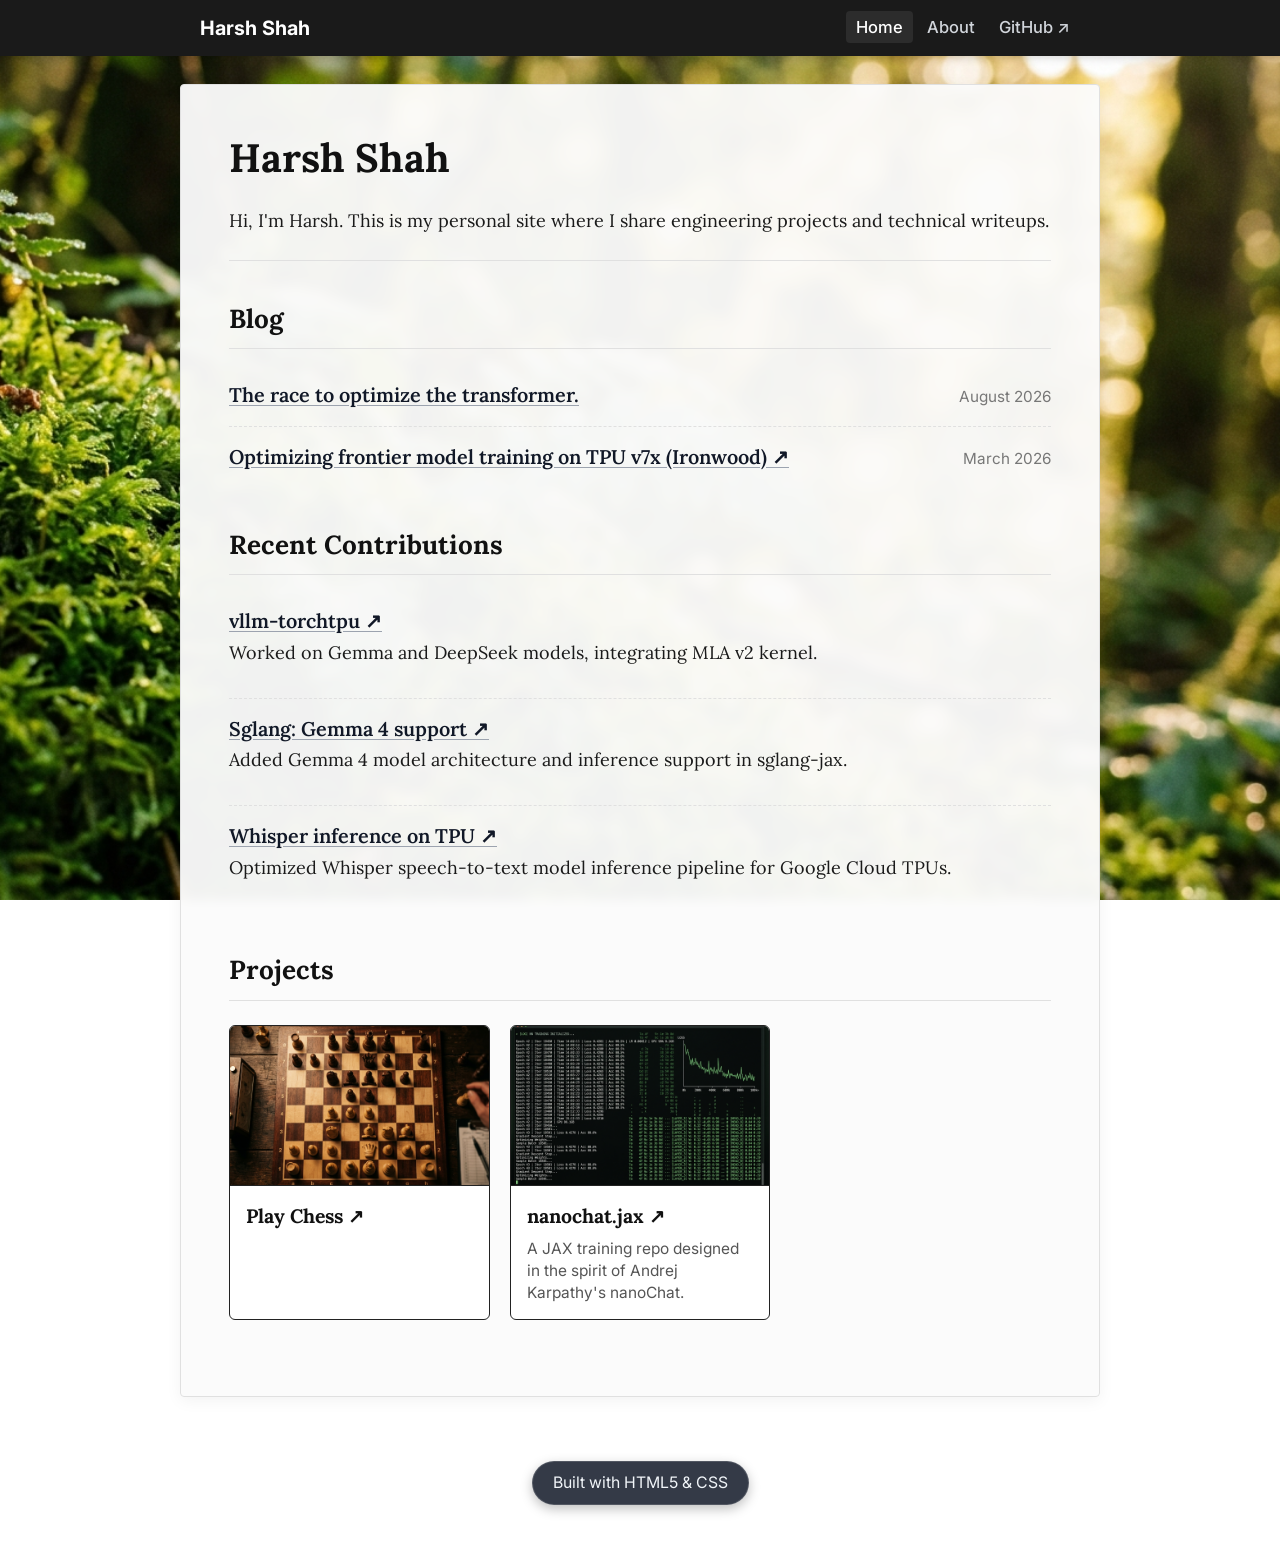
<file: index.html>
<!DOCTYPE html>
<html lang="en">
<head>
  <meta charset="UTF-8">
  <meta name="viewport" content="width=device-width, initial-scale=1.0">
  <title>Harsh Shah</title>
  <meta name="description" content="Personal website and projects by Harsh Shah.">
  <link rel="stylesheet" href="css/style.css?v=4">
  <link rel="icon" href="data:image/svg+xml,<svg xmlns=%22http://www.w3.org/2000/svg%22 viewBox=%220 0 100 100%22><text y=%22.9em%22 font-size=%2290%22>♞</text></svg>">
</head>
<body>

  <header class="site-header">
    <div class="nav-container">
      <a href="index.html" class="site-title">Harsh Shah</a>
      <nav>
        <ul class="site-nav">
          <li><a href="index.html" class="active">Home</a></li>
          <li><a href="about.html">About</a></li>
          <li><a href="https://github.com/hks-9697-v2" target="_blank" rel="noopener">GitHub ↗</a></li>
        </ul>
      </nav>
    </div>
  </header>

  <main class="page-wrapper">

    <!-- Intro -->
    <section class="intro-bio">
      <h1>Harsh Shah</h1>
      <p>Hi, I'm Harsh. This is my personal site where I share engineering projects and technical writeups.</p>
    </section>

    <!-- Blog -->
    <section id="blog">
      <h2>Blog</h2>
      <ul class="post-list">
        <li class="post-item">
          <div style="display: flex; justify-content: space-between; align-items: baseline; flex-wrap: wrap; gap: 8px;">
            <a href="posts/the-race-to-optimize-the-transformer.html" class="post-link">
              The race to optimize the transformer.
            </a>
            <span class="post-date">August 2026</span>
          </div>
        </li>
        <li class="post-item">
          <div style="display: flex; justify-content: space-between; align-items: baseline; flex-wrap: wrap; gap: 8px;">
            <a href="https://discuss.google.dev/t/optimizing-frontier-model-training-on-tpu-v7x-ironwood/336983" target="_blank" rel="noopener" class="post-link">
              Optimizing frontier model training on TPU v7x (Ironwood) ↗
            </a>
            <span class="post-date">March 2026</span>
          </div>
        </li>
      </ul>
    </section>

    <!-- Recent Work / Open Source Contributions -->
    <section id="recent-work">
      <h2>Recent Contributions</h2>

      <ul class="post-list">
        <li class="post-item">
          <div>
            <a href="https://github.com/vllm-project/vllm-torchtpu" target="_blank" rel="noopener" class="post-link">
              vllm-torchtpu ↗
            </a>
          </div>
          <p class="post-snippet">
            Worked on Gemma and DeepSeek models, integrating MLA v2 kernel.
          </p>
        </li>
        <li class="post-item">
          <div>
            <a href="https://github.com/hks-9697-v2/sglang-jax/commit/d2a69bc3f9b43d85e6da03986a9c8355d76ec21f" target="_blank" rel="noopener" class="post-link">
              Sglang: Gemma 4 support ↗
            </a>
          </div>
          <p class="post-snippet">
            Added Gemma 4 model architecture and inference support in sglang-jax.
          </p>
        </li>
        <li class="post-item">
          <div>
            <a href="https://github.com/hks-9697-v2/whisper-tpu-google" target="_blank" rel="noopener" class="post-link">
              Whisper inference on TPU ↗
            </a>
          </div>
          <p class="post-snippet">
            Optimized Whisper speech-to-text model inference pipeline for Google Cloud TPUs.
          </p>
        </li>
      </ul>
    </section>

    <!-- Projects -->
    <section id="projects">
      <h2>Projects</h2>

      <div class="projects-grid">

        <a href="https://hks-9697-v2.github.io/Chess-AI/" target="_blank" rel="noopener" class="project-card">
          <div class="project-card-image" style="background: #0f172a;">
            <img src="images/chess-board.jpg" alt="Chess board with pieces mid-game" style="width:100%; height:100%; object-fit:cover;">
          </div>
          <div class="project-card-content">
            <h3 class="project-card-title">Play Chess ↗</h3>
          </div>
        </a>

        <a href="https://github.com/hks-9697-v2/nanochat.jax" target="_blank" rel="noopener" class="project-card">
          <div class="project-card-image" style="background: #0a0a0a;">
            <img src="images/nanochat-jax.jpg" alt="nanochat.jax training run" style="width:100%; height:100%; object-fit:cover;">
          </div>
          <div class="project-card-content">
            <h3 class="project-card-title">nanochat.jax ↗</h3>
            <p class="project-card-desc">A JAX training repo designed in the spirit of Andrej Karpathy's nanoChat.</p>
          </div>
        </a>

      </div>
    </section>

  </main>

  <footer class="site-footer">
    <p>Built with HTML5 & CSS</p>
  </footer>

</body>
</html>
</file>
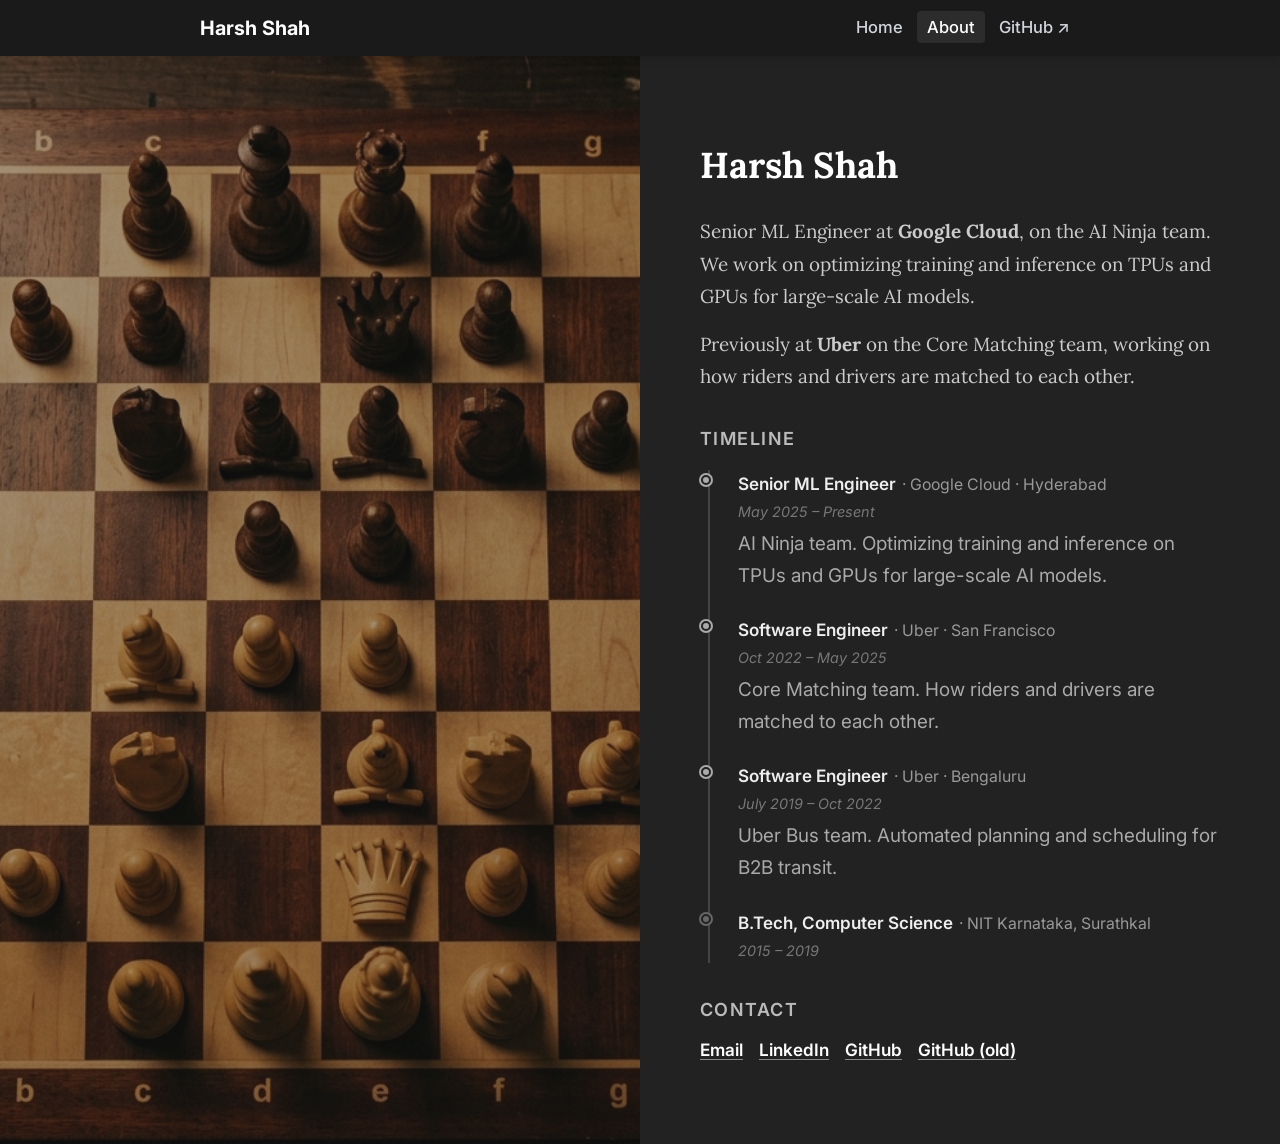
<file: about.html>
<!DOCTYPE html>
<html lang="en">
<head>
  <meta charset="UTF-8">
  <meta name="viewport" content="width=device-width, initial-scale=1.0">
  <title>About — Harsh Shah</title>
  <meta name="description" content="About Harsh Shah — Senior ML Engineer at Google Cloud.">
  <link rel="stylesheet" href="css/style.css?v=4">
  <link rel="icon" href="data:image/svg+xml,<svg xmlns=%22http://www.w3.org/2000/svg%22 viewBox=%220 0 100 100%22><text y=%22.9em%22 font-size=%2290%22>♞</text></svg>">
  <style>
    body { background: #222; }

    .profile-container {
      width: 100%;
      min-height: calc(100vh - 56px);
      display: grid;
    }

    @media (min-width: 900px) {
      .profile-container {
        grid-template-columns: 2fr 2fr;
        grid-template-rows: 1fr;
      }
      .profile-background {
        background: #111 url('images/chess-board.jpg') no-repeat center center;
        background-size: cover;
        opacity: 0.6;
        width: 100%;
      }
      .profile {
        padding: 80px 60px 80px 60px;
      }
    }

    @media (max-width: 900px) {
      .profile-container {
        grid-template-columns: 1fr;
        grid-template-rows: 40vw auto;
      }
      .profile-background {
        background: #111 url('images/chess-board.jpg') no-repeat center center;
        background-size: cover;
        opacity: 0.6;
        min-height: 40vw;
      }
      .profile {
        padding: 40px 28px;
      }
    }

    .profile {
      background-color: #222;
      color: #ddd;
    }

    .profile h1 {
      color: #fff;
      font-size: 2rem;
      margin-bottom: 20px;
      margin-top: 0;
      border: none;
    }

    .profile h2 {
      color: #bbb;
      font-size: 1rem;
      font-weight: 600;
      margin-top: 32px;
      margin-bottom: 12px;
      padding-bottom: 0;
      border: none;
      text-transform: uppercase;
      letter-spacing: 0.08em;
      font-family: var(--font-sans);
    }

    .profile p {
      font-size: 1.05rem;
      color: #ccc;
      line-height: 1.7;
      text-align: left;
    }

    .profile a { color: #fff; font-weight: 600; text-decoration: underline; text-decoration-color: #888; }
    .profile a:hover { color: #93c5fd; text-decoration-color: #93c5fd; }

    /* Timeline in dark mode */
    .profile .timeline {
      border-left-color: #444;
      margin-left: 8px;
    }
    .profile .tl-dot { background: #aaa; box-shadow: 0 0 0 2px #aaa; border-color: #222; }
    .profile .tl-dot-edu { background: #666; box-shadow: 0 0 0 2px #666; }
    .profile .tl-role { color: #eee; }
    .profile .tl-company { color: #999; }
    .profile .tl-date { color: #777; }
    .profile .tl-desc { color: #aaa; }

    .links-row { display: flex; gap: 16px; flex-wrap: wrap; margin-top: 4px; }
    .links-row a { font-family: var(--font-sans); font-size: 0.95rem; }
  </style>
</head>
<body>

  <header class="site-header">
    <div class="nav-container">
      <a href="index.html" class="site-title">Harsh Shah</a>
      <nav>
        <ul class="site-nav">
          <li><a href="index.html">Home</a></li>
          <li><a href="about.html" class="active">About</a></li>
          <li><a href="https://github.com/hks-9697-v2" target="_blank" rel="noopener">GitHub ↗</a></li>
        </ul>
      </nav>
    </div>
  </header>

  <div class="profile-container">

    <div class="profile-background"></div>

    <div class="profile">
      <h1>Harsh Shah</h1>

      <p>
        Senior ML Engineer at <strong>Google Cloud</strong>, on the AI Ninja team. We work on optimizing training and inference on TPUs and GPUs for large-scale AI models.
      </p>
      <p>
        Previously at <strong>Uber</strong> on the Core Matching team, working on how riders and drivers are matched to each other.
      </p>

      <h2>Timeline</h2>

      <div class="timeline">

        <div class="tl-item">
          <div class="tl-dot"></div>
          <div class="tl-body">
            <div class="tl-header">
              <span class="tl-role">Senior ML Engineer</span>
              <span class="tl-company">Google Cloud · Hyderabad</span>
            </div>
            <span class="tl-date">May 2025 – Present</span>
            <p class="tl-desc">AI Ninja team. Optimizing training and inference on TPUs and GPUs for large-scale AI models.</p>
          </div>
        </div>

        <div class="tl-item">
          <div class="tl-dot"></div>
          <div class="tl-body">
            <div class="tl-header">
              <span class="tl-role">Software Engineer</span>
              <span class="tl-company">Uber · San Francisco</span>
            </div>
            <span class="tl-date">Oct 2022 – May 2025</span>
            <p class="tl-desc">Core Matching team. How riders and drivers are matched to each other.</p>
          </div>
        </div>

        <div class="tl-item">
          <div class="tl-dot"></div>
          <div class="tl-body">
            <div class="tl-header">
              <span class="tl-role">Software Engineer</span>
              <span class="tl-company">Uber · Bengaluru</span>
            </div>
            <span class="tl-date">July 2019 – Oct 2022</span>
            <p class="tl-desc">Uber Bus team. Automated planning and scheduling for B2B transit.</p>
          </div>
        </div>

        <div class="tl-item tl-last">
          <div class="tl-dot tl-dot-edu"></div>
          <div class="tl-body">
            <div class="tl-header">
              <span class="tl-role">B.Tech, Computer Science</span>
              <span class="tl-company">NIT Karnataka, Surathkal</span>
            </div>
            <span class="tl-date">2015 – 2019</span>
          </div>
        </div>

      </div>

      <h2>Contact</h2>
      <div class="links-row">
        <a href="mailto:harsh.shah.hks@gmail.com">Email</a>
        <a href="http://www.linkedin.com/in/harsh-shah-654416141" target="_blank" rel="noopener">LinkedIn</a>
        <a href="https://github.com/hks-9697-v2" target="_blank" rel="noopener">GitHub</a>
        <a href="https://github.com/hks-9697" target="_blank" rel="noopener">GitHub (old)</a>
      </div>

    </div>
  </div>

</body>
</html>
</file>
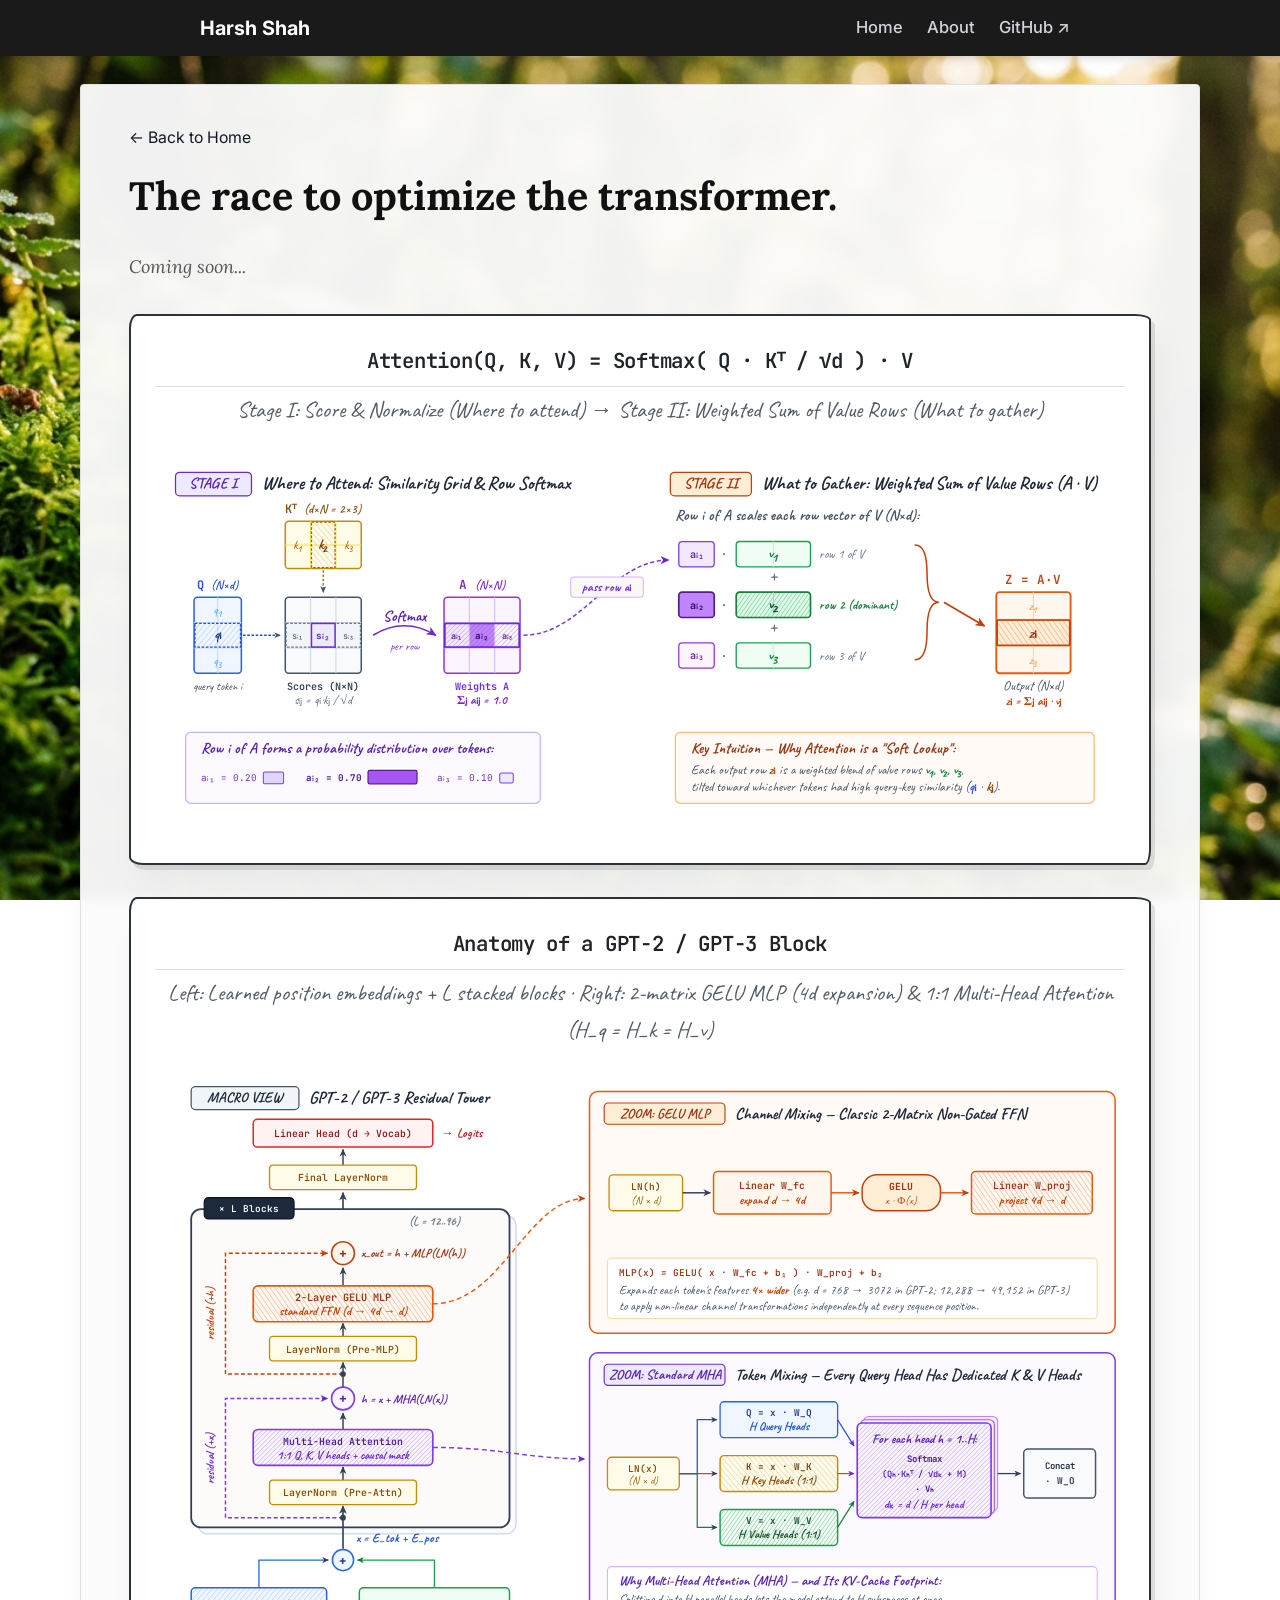
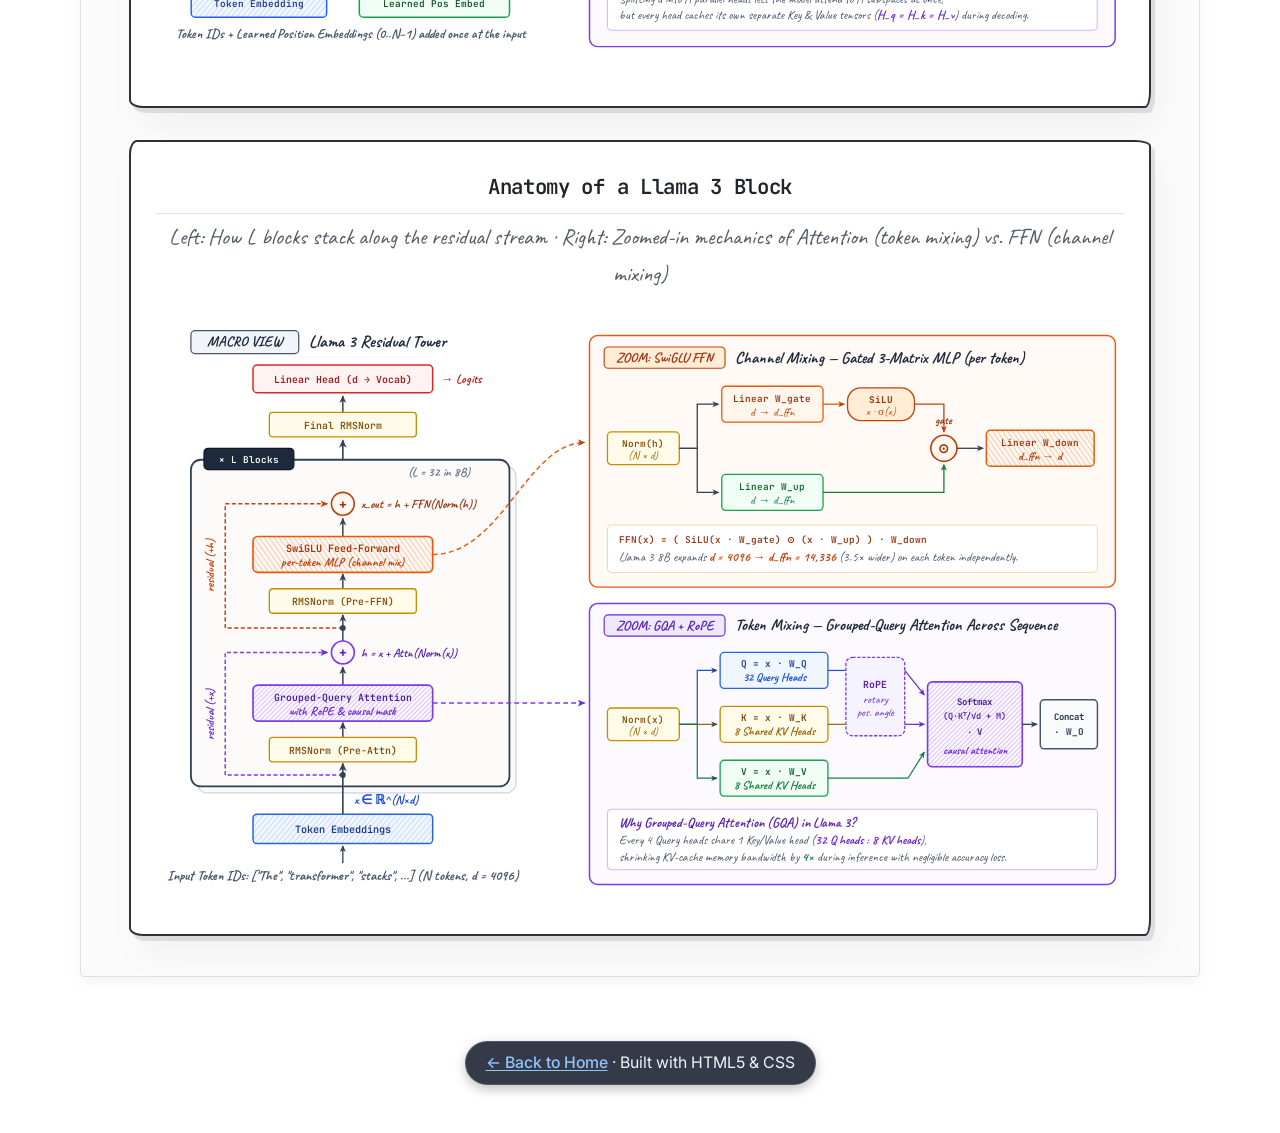
<file: posts/the-race-to-optimize-the-transformer.html>
<!DOCTYPE html>
<html lang="en">
<head>
  <meta charset="UTF-8">
  <meta name="viewport" content="width=device-width, initial-scale=1.0">
  <title>The race to optimize the transformer. — Harsh Shah</title>
  <link rel="preconnect" href="https://fonts.googleapis.com">
  <link rel="preconnect" href="https://fonts.gstatic.com" crossorigin>
  <link href="https://fonts.googleapis.com/css2?family=Caveat:wght@600;700&family=JetBrains+Mono:wght@500;600&family=Inter:wght@400;500;600&display=swap" rel="stylesheet">
  <link rel="stylesheet" href="../css/style.css?v=4">
  <link rel="icon" href="data:image/svg+xml,<svg xmlns=%22http://www.w3.org/2000/svg%22 viewBox=%220 0 100 100%22><text y=%22.9em%22 font-size=%2290%22>♞</text></svg>">
  <style>
    .sketch-card {
      width: 100%;
      background: #ffffff;
      border: 2px solid #2c3238;
      border-radius: 8px 16px 6px 14px / 14px 6px 16px 8px;
      box-shadow:
        4px 5px 0px rgba(30, 35, 42, 0.12),
        10px 20px 35px rgba(0, 0, 0, 0.04);
      padding: 28px 24px 24px;
      margin-top: 32px;
      position: relative;
    }

    .sketch-card .header-area {
      text-align: center;
      margin-bottom: 18px;
    }

    .sketch-card .header-title {
      font-family: 'JetBrains Mono', monospace;
      font-size: 1.15rem;
      font-weight: 600;
      letter-spacing: -0.3px;
      color: #1f2429;
      margin: 0;
    }

    .sketch-card .header-subtitle {
      font-family: 'Caveat', cursive;
      font-size: 1.25rem;
      color: #525c66;
      margin-top: 4px;
      margin-bottom: 0;
    }

    .svg-scroll-container {
      width: 100%;
      overflow-x: auto;
      padding: 6px 0;
    }

    .sketch-svg {
      display: block;
      width: 100%;
      height: auto;
      min-width: 980px;
      user-select: none;
    }
  </style>
</head>
<body>

  <header class="site-header">
    <div class="nav-container">
      <a href="../index.html" class="site-title">Harsh Shah</a>
      <nav>
        <ul class="site-nav">
          <li><a href="../index.html">Home</a></li>
          <li><a href="../about.html">About</a></li>
          <li><a href="https://github.com/hks-9697-v2" target="_blank" rel="noopener">GitHub ↗</a></li>
        </ul>
      </nav>
    </div>
  </header>

  <main class="page-wrapper" style="max-width: 1120px;">
    <article>
      <div style="font-family: var(--font-sans); font-size: 0.88rem; color: var(--text-light); margin-bottom: 12px;">
        <a href="../index.html" style="text-decoration: none;">← Back to Home</a>
      </div>

      <h1>The race to optimize the transformer.</h1>
      
      <p style="color: var(--text-muted); font-style: italic; margin-top: 24px;">
        Coming soon...
      </p>

      <!-- 1. Scaled Dot-Product Attention Diagram -->
      <section class="sketch-card">
        <header class="header-area">
          <h2 class="header-title">Attention(Q, K, V) = Softmax( Q · Kᵀ / √d ) · V</h2>
          <p class="header-subtitle">Stage I: Score &amp; Normalize (Where to attend) → Stage II: Weighted Sum of Value Rows (What to gather)</p>
        </header>
        <div class="svg-scroll-container">
          <object class="sketch-svg" type="image/svg+xml" data="./assets/attention.svg" aria-label="The Attention Mechanism Diagram"></object>
        </div>
      </section>

      <!-- 2. Classic GPT-2 / GPT-3 (Standard MHA) Block Diagram -->
      <section class="sketch-card">
        <header class="header-area">
          <h2 class="header-title">Anatomy of a GPT-2 / GPT-3 Block</h2>
          <p class="header-subtitle">Left: Learned position embeddings + L stacked blocks · Right: 2-matrix GELU MLP (4d expansion) &amp; 1:1 Multi-Head Attention (H_q = H_k = H_v)</p>
        </header>
        <div class="svg-scroll-container">
          <object class="sketch-svg" type="image/svg+xml" data="./assets/gpt-block.svg" aria-label="Anatomy of a GPT-2 / GPT-3 Block Diagram"></object>
        </div>
      </section>

      <!-- 3. Llama 3 (GQA + SwiGLU) Block Diagram -->
      <section class="sketch-card">
        <header class="header-area">
          <h2 class="header-title">Anatomy of a Llama 3 Block</h2>
          <p class="header-subtitle">Left: How L blocks stack along the residual stream · Right: Zoomed-in mechanics of Attention (token mixing) vs. FFN (channel mixing)</p>
        </header>
        <div class="svg-scroll-container">
          <object class="sketch-svg" type="image/svg+xml" data="./assets/llama3-block.svg" aria-label="Anatomy of a Llama 3 Block Diagram"></object>
        </div>
      </section>

    </article>
  </main>

  <footer class="site-footer">
    <p><a href="../index.html">← Back to Home</a> · Built with HTML5 & CSS</p>
  </footer>

</body>
</html>
</file>
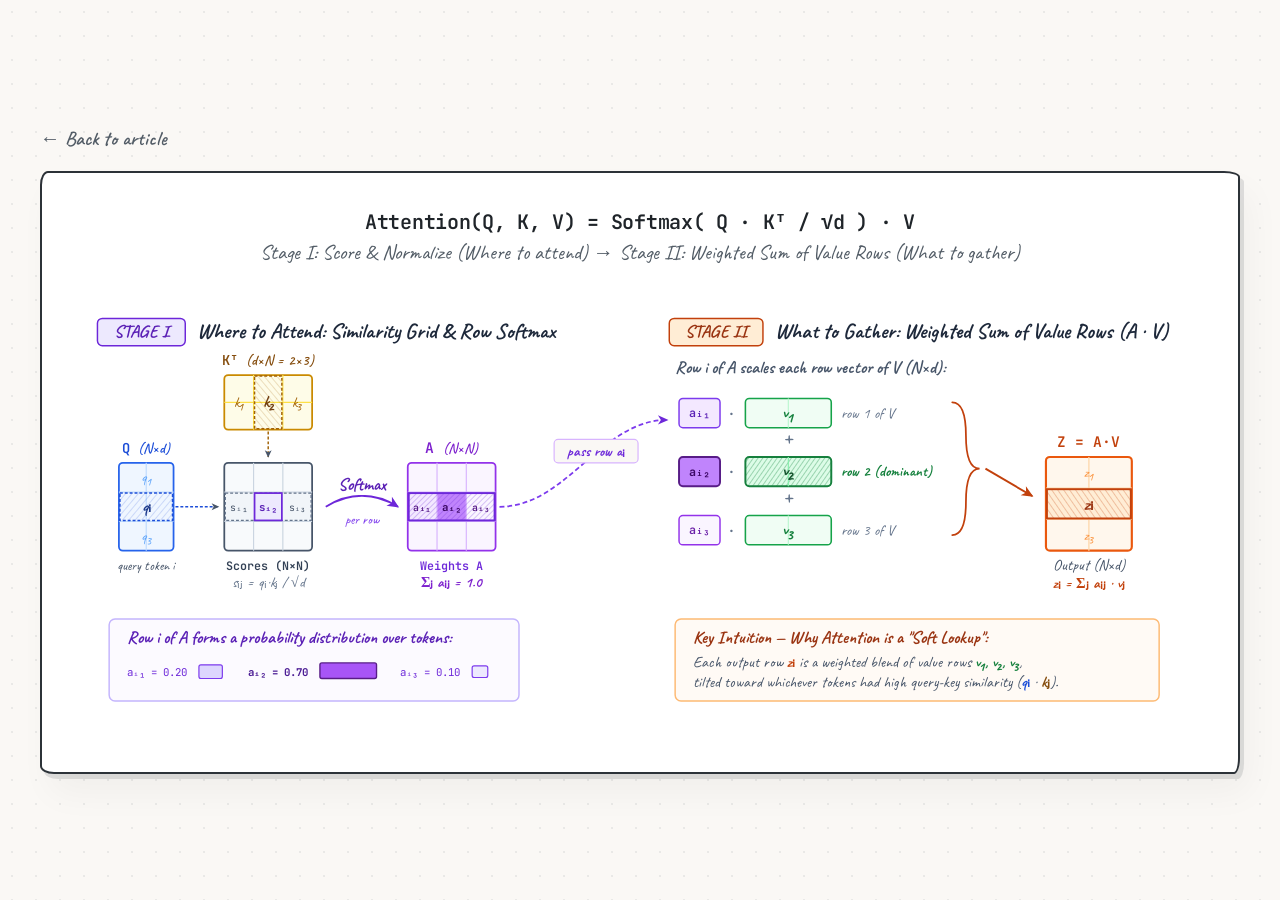
<file: posts/assets/attention.html>
<!DOCTYPE html>
<html lang="en">
<head>
  <meta charset="UTF-8">
  <meta name="viewport" content="width=device-width, initial-scale=1.0">
  <title>The Attention Mechanism — Sketch Diagram</title>
  <link rel="preconnect" href="https://fonts.googleapis.com">
  <link rel="preconnect" href="https://fonts.gstatic.com" crossorigin>
  <link href="https://fonts.googleapis.com/css2?family=Caveat:wght@600;700&family=JetBrains+Mono:wght@500;600&family=Inter:wght@400;500;600&display=swap" rel="stylesheet">
  <link rel="icon" href="data:image/svg+xml,<svg xmlns=%22http://www.w3.org/2000/svg%22 viewBox=%220 0 100 100%22><text y=%22.9em%22 font-size=%2290%22>✎</text></svg>">
  <style>
    :root {
      --bg-paper: #faf8f5;
      --bg-card: #ffffff;
      --ink: #1f2429;
      --ink-pencil: #525c66;
      --ink-faint: #8c97a4;
      --border-sketch: #2c3238;
      --font-sketch: 'Caveat', cursive;
      --font-mono: 'JetBrains Mono', monospace;
      --font-sans: 'Inter', -apple-system, sans-serif;
    }

    * { box-sizing: border-box; margin: 0; padding: 0; }

    body {
      background-color: var(--bg-paper);
      background-image: radial-gradient(rgba(40, 50, 60, 0.08) 1px, transparent 1px);
      background-size: 24px 24px;
      color: var(--ink);
      font-family: var(--font-sans);
      min-height: 100vh;
      display: flex;
      flex-direction: column;
      align-items: center;
      justify-content: center;
      padding: 24px 16px;
      -webkit-font-smoothing: antialiased;
    }

    .nav-bar {
      width: 100%;
      max-width: 1200px;
      display: flex;
      justify-content: space-between;
      align-items: center;
      margin-bottom: 20px;
    }

    .nav-bar a {
      color: var(--ink-pencil);
      text-decoration: none;
      font-family: var(--font-sketch);
      font-size: 1.25rem;
      font-weight: 600;
      transition: color 0.15s;
    }
    .nav-bar a:hover { color: #000; }

    .sketch-card {
      width: 100%;
      max-width: 1200px;
      background: var(--bg-card);
      border: 2px solid var(--border-sketch);
      border-radius: 8px 16px 6px 14px / 14px 6px 16px 8px;
      box-shadow: 
        4px 5px 0px rgba(30, 35, 42, 0.12),
        10px 20px 35px rgba(0, 0, 0, 0.04);
      padding: 36px 32px 32px;
      position: relative;
    }

    .header-area {
      text-align: center;
      margin-bottom: 24px;
    }

    .header-title {
      font-family: var(--font-mono);
      font-size: 1.25rem;
      font-weight: 600;
      letter-spacing: -0.3px;
      color: var(--ink);
    }

    .header-subtitle {
      font-family: var(--font-sketch);
      font-size: 1.3rem;
      color: var(--ink-pencil);
      margin-top: 4px;
    }

    .svg-scroll-container {
      width: 100%;
      overflow-x: auto;
      padding: 6px 0;
    }

    svg.sketch-svg {
      display: block;
      width: 100%;
      height: auto;
      min-width: 1080px;
      user-select: none;
    }

    .matrix-group {
      transition: transform 0.15s ease, filter 0.15s ease;
      cursor: default;
    }
    .matrix-group:hover {
      filter: drop-shadow(0 3px 6px rgba(0,0,0,0.08));
    }

    html.in-iframe body {
      background: transparent;
      min-height: 0;
      padding: 2px 6px 12px 2px;
    }
    html.in-iframe .nav-bar {
      display: none;
    }
  </style>
  <script>
    if (window.self !== window.top) {
      document.documentElement.classList.add('in-iframe');
    }
  </script>
</head>
<body>

  <header class="nav-bar">
    <a href="../the-race-to-optimize-the-transformer.html">
      ← Back to article
    </a>
  </header>

  <main class="sketch-card">
    <header class="header-area">
      <h1 class="header-title">Attention(Q, K, V) = Softmax( Q · Kᵀ / √d ) · V</h1>
      <p class="header-subtitle">Stage I: Score &amp; Normalize (Where to attend) → Stage II: Weighted Sum of Value Rows (What to gather)</p>
    </header>

    <div class="svg-scroll-container">
      <svg class="sketch-svg" viewBox="0 0 1160 450" xmlns="http://www.w3.org/2000/svg">
        <defs>
          <!-- Organic pencil stroke filter -->
          <filter id="roughPencil" x="-4%" y="-4%" width="108%" height="108%">
            <feTurbulence type="fractalNoise" baseFrequency="0.035" numOctaves="3" result="noise" seed="12" />
            <feDisplacementMap in="SourceGraphic" in2="noise" scale="1.2" xChannelSelector="R" yChannelSelector="G" />
          </filter>

          <!-- Pencil Hatching Patterns -->
          <pattern id="pBlue" width="5" height="5" patternTransform="rotate(40 0 0)" patternUnits="userSpaceOnUse">
            <line x1="0" y1="0" x2="0" y2="5" stroke="#1d4ed8" stroke-width="1.2" stroke-opacity="0.3" />
          </pattern>
          <pattern id="pGold" width="5" height="5" patternTransform="rotate(-40 0 0)" patternUnits="userSpaceOnUse">
            <line x1="0" y1="0" x2="0" y2="5" stroke="#a16207" stroke-width="1.2" stroke-opacity="0.35" />
          </pattern>
          <pattern id="pPurple" width="4" height="4" patternTransform="rotate(45 0 0)" patternUnits="userSpaceOnUse">
            <line x1="0" y1="0" x2="0" y2="4" stroke="#6d28d9" stroke-width="1.4" stroke-opacity="0.38" />
          </pattern>
          <pattern id="pGreenStrong" width="4" height="4" patternTransform="rotate(35 0 0)" patternUnits="userSpaceOnUse">
            <line x1="0" y1="0" x2="0" y2="4" stroke="#15803d" stroke-width="1.5" stroke-opacity="0.45" />
          </pattern>
          <pattern id="pOrange" width="5" height="5" patternTransform="rotate(-35 0 0)" patternUnits="userSpaceOnUse">
            <line x1="0" y1="0" x2="0" y2="5" stroke="#c2410c" stroke-width="1.4" stroke-opacity="0.4" />
          </pattern>

          <!-- Hand-drawn arrowheads -->
          <marker id="arrowGray" viewBox="0 0 12 12" refX="9" refY="6" markerWidth="7" markerHeight="7" orient="auto-start-reverse">
            <path d="M 1 2 L 10 6 L 1 10 L 3.5 6 Z" fill="#475569" />
          </marker>
          <marker id="arrowPurple" viewBox="0 0 12 12" refX="9" refY="6" markerWidth="8" markerHeight="8" orient="auto-start-reverse">
            <path d="M 1 2 L 10 6 L 1 10 L 3.5 6 Z" fill="#6d28d9" />
          </marker>
          <marker id="arrowOrange" viewBox="0 0 12 12" refX="9" refY="6" markerWidth="8" markerHeight="8" orient="auto-start-reverse">
            <path d="M 1 2 L 10 6 L 1 10 L 3.5 6 Z" fill="#c2410c" />
          </marker>
        </defs>

        <!-- ============================================================ -->
        <!-- STAGE 1 HEADER & ELEMENTS (LEFT SIDE: x = 24 .. 456)         -->
        <!-- ============================================================ -->
        <g transform="translate(24, 24)">
          <rect x="0" y="0" width="90" height="28" rx="5" fill="#ede9fe" stroke="#6d28d9" stroke-width="1.5" filter="url(#roughPencil)" />
          <text x="45" y="19" font-family="'Caveat', cursive" font-size="18" font-weight="700" fill="#5b21b6" text-anchor="middle">STAGE I</text>
          <text x="102" y="20" font-family="'Caveat', cursive" font-size="22" font-weight="700" fill="#1e293b">
            Where to Attend: Similarity Grid &amp; Row Softmax
          </text>
        </g>

        <!-- 1. Kᵀ (2×3) Aligned ABOVE the Score Grid -->
        <g class="matrix-group" transform="translate(154, 82)">
          <text x="45" y="-10" font-family="'JetBrains Mono', monospace" font-size="14" font-weight="600" fill="#854d0e" text-anchor="middle">Kᵀ <tspan font-family="'Caveat', cursive" font-size="15">(d×N = 2×3)</tspan></text>
          
          <!-- Outer box: 90 wide x 56 high -->
          <rect x="0" y="0" width="90" height="56" rx="4" fill="#fefce8" stroke="#ca8a04" stroke-width="1.8" filter="url(#roughPencil)" />
          <line x1="30" y1="0" x2="30" y2="56" stroke="#fde047" stroke-width="1.2" />
          <line x1="60" y1="0" x2="60" y2="56" stroke="#fde047" stroke-width="1.2" />
          <line x1="0" y1="28" x2="90" y2="28" stroke="#fde047" stroke-width="1.2" />

          <!-- Highlight column j=2 -->
          <rect x="31" y="1" width="28" height="54" fill="url(#pGold)" stroke="#a16207" stroke-width="1.5" stroke-dasharray="3 2" />
          <text x="15" y="33" font-family="'Caveat', cursive" font-size="15" fill="#a16207" text-anchor="middle">k₁</text>
          <text x="45" y="33" font-family="'Caveat', cursive" font-size="17" font-weight="700" fill="#713f12" text-anchor="middle">k₂</text>
          <text x="75" y="33" font-family="'Caveat', cursive" font-size="15" fill="#a16207" text-anchor="middle">k₃</text>
        </g>

        <!-- 2. Q (3×2) Aligned LEFT of the Score Grid -->
        <g class="matrix-group" transform="translate(46, 172)">
          <text x="28" y="-10" font-family="'JetBrains Mono', monospace" font-size="14" font-weight="600" fill="#1d4ed8" text-anchor="middle">Q <tspan font-family="'Caveat', cursive" font-size="15">(N×d)</tspan></text>

          <!-- Outer box: 56 wide x 90 high -->
          <rect x="0" y="0" width="56" height="90" rx="4" fill="#eff6ff" stroke="#2563eb" stroke-width="1.8" filter="url(#roughPencil)" />
          <line x1="28" y1="0" x2="28" y2="90" stroke="#bfdbfe" stroke-width="1.2" />
          <line x1="0" y1="30" x2="56" y2="30" stroke="#bfdbfe" stroke-width="1.2" />
          <line x1="0" y1="60" x2="56" y2="60" stroke="#bfdbfe" stroke-width="1.2" />

          <!-- Highlight row i=2 -->
          <rect x="1" y="31" width="54" height="28" fill="url(#pBlue)" stroke="#1d4ed8" stroke-width="1.6" stroke-dasharray="3 2" />
          <text x="28" y="20" font-family="'Caveat', cursive" font-size="15" fill="#60a5fa" text-anchor="middle">q₁</text>
          <text x="28" y="50" font-family="'Caveat', cursive" font-size="17" font-weight="700" fill="#1e3a8a" text-anchor="middle">qᵢ</text>
          <text x="28" y="80" font-family="'Caveat', cursive" font-size="15" fill="#60a5fa" text-anchor="middle">q₃</text>

          <text x="28" y="110" font-family="'Caveat', cursive" font-size="14" fill="#475569" text-anchor="middle">query token i</text>
        </g>

        <!-- Sight-lines from Q and Kᵀ into S -->
        <line x1="104" y1="217" x2="148" y2="217" stroke="#1d4ed8" stroke-width="1.5" stroke-dasharray="3 2" marker-end="url(#arrowGray)" />
        <line x1="199" y1="140" x2="199" y2="166" stroke="#a16207" stroke-width="1.5" stroke-dasharray="3 2" marker-end="url(#arrowGray)" />

        <!-- 3. S = Q·Kᵀ/√d (3×3) at (154, 172) -->
        <g class="matrix-group" transform="translate(154, 172)">
          <rect x="0" y="0" width="90" height="90" rx="4" fill="#f8fafc" stroke="#475569" stroke-width="1.8" filter="url(#roughPencil)" />
          <line x1="30" y1="0" x2="30" y2="90" stroke="#cbd5e1" stroke-width="1.2" />
          <line x1="60" y1="0" x2="60" y2="90" stroke="#cbd5e1" stroke-width="1.2" />
          <line x1="0" y1="30" x2="90" y2="30" stroke="#cbd5e1" stroke-width="1.2" />
          <line x1="0" y1="60" x2="90" y2="60" stroke="#cbd5e1" stroke-width="1.2" />

          <!-- Highlight row i scores -->
          <rect x="1" y="31" width="88" height="28" fill="#f1f5f9" stroke="#64748b" stroke-width="1.4" stroke-dasharray="3 2" />
          <rect x="31" y="31" width="28" height="28" fill="#ede9fe" stroke="#6d28d9" stroke-width="1.8" />

          <text x="15" y="49" font-family="'JetBrains Mono', monospace" font-size="10" fill="#475569" text-anchor="middle">sᵢ₁</text>
          <text x="45" y="49" font-family="'JetBrains Mono', monospace" font-size="11" font-weight="700" fill="#5b21b6" text-anchor="middle">sᵢ₂</text>
          <text x="75" y="49" font-family="'JetBrains Mono', monospace" font-size="10" fill="#475569" text-anchor="middle">sᵢ₃</text>

          <text x="45" y="110" font-family="'JetBrains Mono', monospace" font-size="12" font-weight="600" fill="#334155" text-anchor="middle">Scores (N×N)</text>
          <text x="45" y="127" font-family="'Caveat', cursive" font-size="15" fill="#64748b" text-anchor="middle">sᵢⱼ = qᵢ·kⱼ / √d</text>
        </g>

        <!-- 4. Row-wise Softmax Arrow to Matrix A -->
        <g transform="translate(254, 200)">
          <path d="M 4 17 C 28 2, 54 2, 78 17" stroke="#6d28d9" stroke-width="2" fill="none" marker-end="url(#arrowPurple)" filter="url(#roughPencil)" />
          <text x="41" y="0" font-family="'Caveat', cursive" font-size="18" font-weight="700" fill="#5b21b6" text-anchor="middle">Softmax</text>
          <text x="41" y="35" font-family="'Caveat', cursive" font-size="14" fill="#7c3aed" text-anchor="middle">per row</text>
        </g>

        <!-- 5. Matrix A (3×3) at (342, 172) -->
        <g class="matrix-group" transform="translate(342, 172)">
          <text x="45" y="-10" font-family="'JetBrains Mono', monospace" font-size="15" font-weight="600" fill="#7e22ce" text-anchor="middle">A <tspan font-family="'Caveat', cursive" font-size="15">(N×N)</tspan></text>

          <rect x="0" y="0" width="90" height="90" rx="4" fill="#faf5ff" stroke="#9333ea" stroke-width="1.8" filter="url(#roughPencil)" />

          <!-- Heatmap shading -->
          <rect x="1" y="31" width="29" height="28" fill="#f3e8ff" />
          <rect x="30" y="31" width="30" height="28" fill="#c084fc" />
          <rect x="60" y="31" width="29" height="28" fill="#faf5ff" />

          <line x1="30" y1="0" x2="30" y2="90" stroke="#d8b4fe" stroke-width="1.2" />
          <line x1="60" y1="0" x2="60" y2="90" stroke="#d8b4fe" stroke-width="1.2" />
          <line x1="0" y1="30" x2="90" y2="30" stroke="#d8b4fe" stroke-width="1.2" />
          <line x1="0" y1="60" x2="90" y2="60" stroke="#d8b4fe" stroke-width="1.2" />

          <!-- Highlighted Row i -->
          <rect x="1" y="31" width="88" height="28" fill="url(#pPurple)" stroke="#6d28d9" stroke-width="2" />
          <text x="15" y="49" font-family="'JetBrains Mono', monospace" font-size="10" font-weight="600" fill="#581c87" text-anchor="middle">aᵢ₁</text>
          <text x="45" y="49" font-family="'JetBrains Mono', monospace" font-size="11" font-weight="700" fill="#3b0764" text-anchor="middle">aᵢ₂</text>
          <text x="75" y="49" font-family="'JetBrains Mono', monospace" font-size="10" font-weight="600" fill="#581c87" text-anchor="middle">aᵢ₃</text>

          <text x="45" y="110" font-family="'JetBrains Mono', monospace" font-size="12" font-weight="600" fill="#6d28d9" text-anchor="middle">Weights A</text>
          <text x="45" y="127" font-family="'Caveat', cursive" font-size="15" font-weight="700" fill="#7e22ce" text-anchor="middle">Σⱼ aᵢⱼ = 1.0</text>
        </g>

        <!-- Bottom Callout Box in Stage 1: Probability Distribution Bar for Row i -->
        <g transform="translate(36, 332)">
          <rect x="0" y="0" width="420" height="84" rx="6" fill="#fcfaff" stroke="#c4b5fd" stroke-width="1.5" filter="url(#roughPencil)" />
          <text x="18" y="25" font-family="'Caveat', cursive" font-size="18" font-weight="700" fill="#5b21b6">
            Row i of A forms a probability distribution over tokens:
          </text>
          <text x="18" y="58" font-family="'JetBrains Mono', monospace" font-size="11" fill="#6d28d9">aᵢ₁ = 0.20</text>
          <rect x="92" y="47" width="24" height="14" rx="2" fill="#ddd6fe" stroke="#7c3aed" stroke-width="1.2" />

          <text x="142" y="58" font-family="'JetBrains Mono', monospace" font-size="11" font-weight="700" fill="#4c1d95">aᵢ₂ = 0.70</text>
          <rect x="216" y="45" width="58" height="16" rx="2" fill="#a855f7" stroke="#581c87" stroke-width="1.4" />

          <text x="298" y="58" font-family="'JetBrains Mono', monospace" font-size="11" fill="#6d28d9">aᵢ₃ = 0.10</text>
          <rect x="372" y="48" width="16" height="12" rx="2" fill="#ede9fe" stroke="#7c3aed" stroke-width="1.2" />
        </g>

        <!-- ============================================================ -->
        <!-- SPACIOUS GAP & CENTER VERTICAL NOTEBOOK DIVIDER (x = 535)    -->
        <!-- ============================================================ -->
        <line x1="535" y1="20" x2="535" y2="420" stroke="#cbd5e1" stroke-width="2" stroke-dasharray="8 6" filter="url(#roughPencil)" />

        <!-- Curved hand-drawn connector carrying row i [a_i1, a_i2, a_i3] across the gap -->
        <g>
          <path d="M 436 217 C 505 217, 540 128, 608 128" stroke="#7c3aed" stroke-width="1.8" stroke-dasharray="5 3" fill="none" marker-end="url(#arrowPurple)" />
          <rect x="492" y="148" width="86" height="24" rx="4" fill="#faf8f5" stroke="#d8b4fe" stroke-width="1.2" />
          <text x="535" y="165" font-family="'Caveat', cursive" font-size="15" font-weight="700" fill="#6d28d9" text-anchor="middle">pass row aᵢ</text>
        </g>

        <!-- ============================================================ -->
        <!-- STAGE 2 HEADER & ELEMENTS (RIGHT SIDE: x = 610 .. 1130)      -->
        <!-- ============================================================ -->
        <g transform="translate(610, 24)">
          <rect x="0" y="0" width="96" height="28" rx="5" fill="#ffedd5" stroke="#c2410c" stroke-width="1.5" filter="url(#roughPencil)" />
          <text x="48" y="19" font-family="'Caveat', cursive" font-size="18" font-weight="700" fill="#9a3412" text-anchor="middle">STAGE II</text>
          <text x="108" y="20" font-family="'Caveat', cursive" font-size="22" font-weight="700" fill="#1e293b">
            What to Gather: Weighted Sum of Value Rows (A · V)
          </text>
        </g>

        <!-- 6. Matrix V (3×2) Decomposed into 3 Row Vectors v₁, v₂, v₃ Weighted by aᵢ₁, aᵢ₂, aᵢ₃ -->
        <g transform="translate(616, 88)">
          <text x="0" y="-8" font-family="'Caveat', cursive" font-size="18" font-weight="700" fill="#475569">
            Row i of A scales each row vector of V (N×d):
          </text>

          <!-- Term 1: a_i1 * v_1 -->
          <g transform="translate(0, 14)">
            <rect x="4" y="4" width="42" height="30" rx="4" fill="#f3e8ff" stroke="#7c3aed" stroke-width="1.5" filter="url(#roughPencil)" />
            <text x="25" y="23" font-family="'JetBrains Mono', monospace" font-size="12" font-weight="600" fill="#5b21b6" text-anchor="middle">aᵢ₁</text>

            <text x="58" y="25" font-family="'Inter', sans-serif" font-size="16" font-weight="600" fill="#64748b" text-anchor="middle">·</text>

            <!-- v1 row vector (1×d = 1×2) -->
            <rect x="72" y="4" width="88" height="30" rx="4" fill="#f0fdf4" stroke="#16a34a" stroke-width="1.6" filter="url(#roughPencil)" />
            <line x1="116" y1="4" x2="116" y2="34" stroke="#bbf7d0" stroke-width="1.2" />
            <text x="116" y="24" font-family="'Caveat', cursive" font-size="18" font-weight="700" fill="#15803d" text-anchor="middle">v₁</text>
            <text x="170" y="24" font-family="'Caveat', cursive" font-size="15" fill="#64748b">row 1 of V</text>
          </g>

          <!-- Plus sign -->
          <text x="116" y="65" font-family="'Caveat', cursive" font-size="22" font-weight="700" fill="#64748b" text-anchor="middle">+</text>

          <!-- Term 2: a_i2 * v_2 (Dominant weight!) -->
          <g transform="translate(0, 74)">
            <rect x="4" y="4" width="42" height="30" rx="4" fill="#c084fc" stroke="#581c87" stroke-width="2" filter="url(#roughPencil)" />
            <text x="25" y="24" font-family="'JetBrains Mono', monospace" font-size="12" font-weight="700" fill="#3b0764" text-anchor="middle">aᵢ₂</text>

            <text x="58" y="25" font-family="'Inter', sans-serif" font-size="16" font-weight="600" fill="#64748b" text-anchor="middle">·</text>

            <!-- v2 row vector (strongly shaded) -->
            <rect x="72" y="4" width="88" height="30" rx="4" fill="#dcfce7" stroke="#15803d" stroke-width="2" filter="url(#roughPencil)" />
            <rect x="72" y="4" width="88" height="30" fill="url(#pGreenStrong)" />
            <line x1="116" y1="4" x2="116" y2="34" stroke="#86efac" stroke-width="1.2" />
            <text x="116" y="24" font-family="'Caveat', cursive" font-size="19" font-weight="700" fill="#14532d" text-anchor="middle">v₂</text>
            <text x="170" y="24" font-family="'Caveat', cursive" font-size="15" font-weight="700" fill="#15803d">row 2 (dominant)</text>
          </g>

          <!-- Plus sign -->
          <text x="116" y="125" font-family="'Caveat', cursive" font-size="22" font-weight="700" fill="#64748b" text-anchor="middle">+</text>

          <!-- Term 3: a_i3 * v_3 -->
          <g transform="translate(0, 134)">
            <rect x="4" y="4" width="42" height="30" rx="4" fill="#faf5ff" stroke="#9333ea" stroke-width="1.5" filter="url(#roughPencil)" />
            <text x="25" y="23" font-family="'JetBrains Mono', monospace" font-size="12" font-weight="600" fill="#6b21a8" text-anchor="middle">aᵢ₃</text>

            <text x="58" y="25" font-family="'Inter', sans-serif" font-size="16" font-weight="600" fill="#64748b" text-anchor="middle">·</text>

            <!-- v3 row vector -->
            <rect x="72" y="4" width="88" height="30" rx="4" fill="#f0fdf4" stroke="#16a34a" stroke-width="1.6" filter="url(#roughPencil)" />
            <line x1="116" y1="4" x2="116" y2="34" stroke="#bbf7d0" stroke-width="1.2" />
            <text x="116" y="24" font-family="'Caveat', cursive" font-size="18" font-weight="700" fill="#15803d" text-anchor="middle">v₃</text>
            <text x="170" y="24" font-family="'Caveat', cursive" font-size="15" fill="#64748b">row 3 of V</text>
          </g>

          <!-- Curly brace gathering the 3 weighted rows into z_i -->
          <path d="M 284 22 Q 298 22 298 56 Q 298 90 312 90 Q 298 90 298 124 Q 298 158 284 158" stroke="#c2410c" stroke-width="1.8" fill="none" stroke-linecap="round" filter="url(#roughPencil)" />
          <line x1="318" y1="90" x2="366" y2="118" stroke="#c2410c" stroke-width="2" marker-end="url(#arrowOrange)" />
        </g>

        <!-- 7. Full Output Matrix Z (N×d = 3×2) on the Far Right -->
        <g class="matrix-group" transform="translate(996, 166)">
          <text x="44" y="-10" font-family="'JetBrains Mono', monospace" font-size="15" font-weight="600" fill="#c2410c" text-anchor="middle">Z = A·V</text>

          <!-- Outer Box: 88 wide x 96 high -->
          <rect x="0" y="0" width="88" height="96" rx="4" fill="#fff7ed" stroke="#ea580c" stroke-width="2.2" filter="url(#roughPencil)" />
          <line x1="44" y1="0" x2="44" y2="96" stroke="#fed7aa" stroke-width="1.3" />
          <line x1="0" y1="32" x2="88" y2="32" stroke="#fed7aa" stroke-width="1.3" />
          <line x1="0" y1="64" x2="88" y2="64" stroke="#fed7aa" stroke-width="1.3" />

          <!-- Row 1 & 3 labels -->
          <text x="44" y="21" font-family="'Caveat', cursive" font-size="15" fill="#fb923c" text-anchor="middle">z₁</text>
          <text x="44" y="85" font-family="'Caveat', cursive" font-size="15" fill="#fb923c" text-anchor="middle">z₃</text>

          <!-- Highlighted Output Row z_i -->
          <rect x="1" y="33" width="86" height="30" fill="#ffedd5" />
          <rect x="1" y="33" width="86" height="30" fill="url(#pOrange)" stroke="#c2410c" stroke-width="2" />
          <text x="44" y="54" font-family="'Caveat', cursive" font-size="19" font-weight="700" fill="#9a3412" text-anchor="middle">zᵢ</text>

          <text x="44" y="116" font-family="'Caveat', cursive" font-size="16" fill="#475569" text-anchor="middle">Output (N×d)</text>
          <text x="44" y="134" font-family="'Caveat', cursive" font-size="15" font-weight="700" fill="#c2410c" text-anchor="middle">zᵢ = Σⱼ aᵢⱼ · vⱼ</text>
        </g>

        <!-- Bottom Callout Box in Stage 2: Intuition Summary -->
        <g transform="translate(616, 332)">
          <rect x="0" y="0" width="496" height="84" rx="6" fill="#fffaf5" stroke="#fdba74" stroke-width="1.5" filter="url(#roughPencil)" />
          <text x="18" y="25" font-family="'Caveat', cursive" font-size="18" font-weight="700" fill="#9a3412">
            Key Intuition — Why Attention is a "Soft Lookup":
          </text>
          <text x="18" y="49" font-family="'Caveat', cursive" font-size="16" fill="#475569">
            Each output row <tspan font-weight="700" fill="#c2410c">zᵢ</tspan> is a weighted blend of value rows <tspan font-weight="700" fill="#15803d">v₁, v₂, v₃</tspan>,
          </text>
          <text x="18" y="70" font-family="'Caveat', cursive" font-size="16" fill="#475569">
            tilted toward whichever tokens had high query-key similarity (<tspan font-weight="700" fill="#1d4ed8">qᵢ</tspan> · <tspan font-weight="700" fill="#854d0e">kⱼ</tspan>).
          </text>
        </g>

      </svg>
    </div>
  </main>

</body>
</html>
</file>
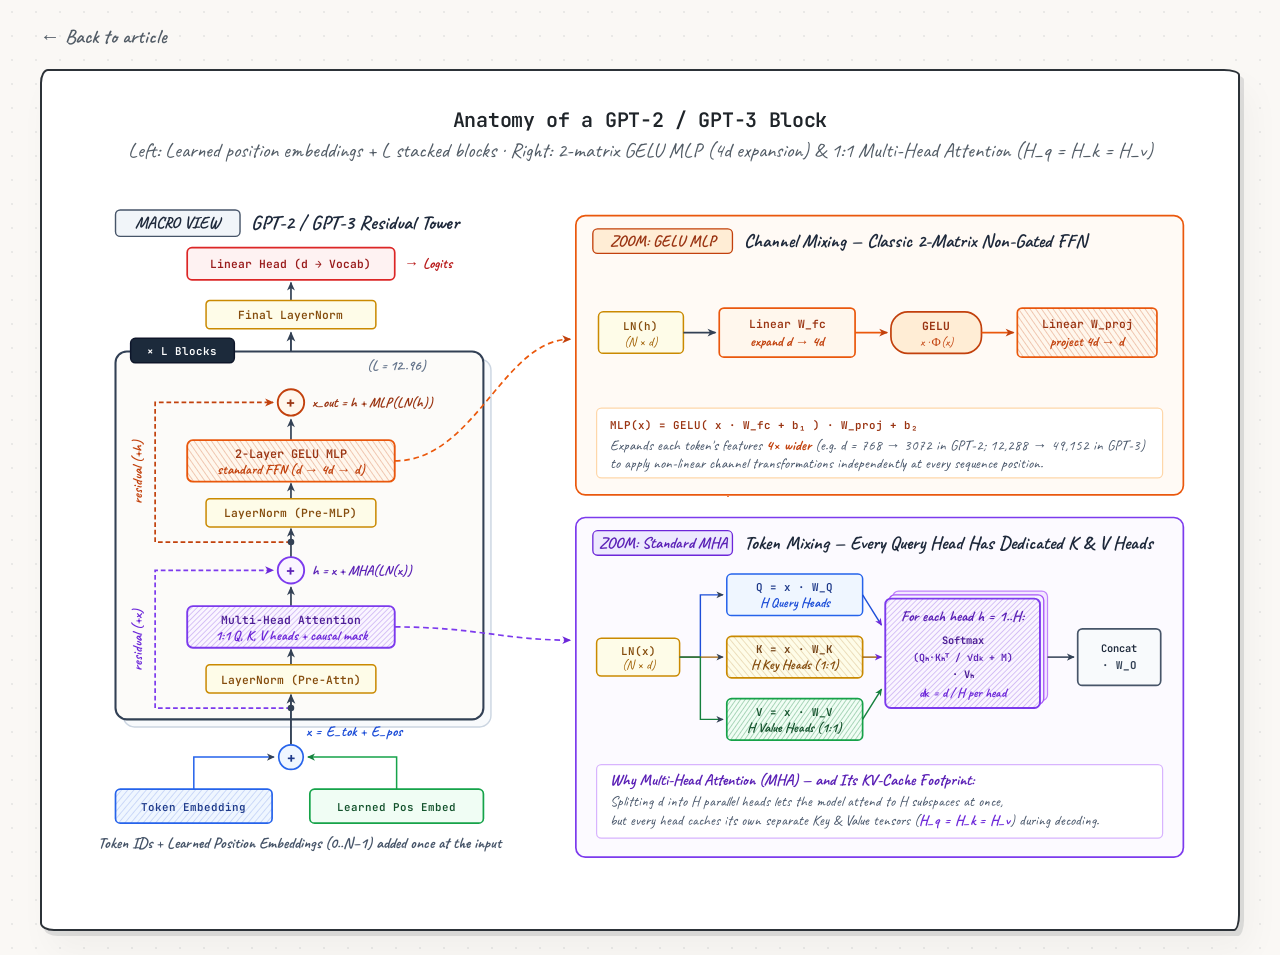
<file: posts/assets/gpt-block.html>
<!DOCTYPE html>
<html lang="en">
<head>
  <meta charset="UTF-8">
  <meta name="viewport" content="width=device-width, initial-scale=1.0">
  <title>Anatomy of a Classic GPT (MHA) Block — Sketch Diagram</title>
  <link rel="preconnect" href="https://fonts.googleapis.com">
  <link rel="preconnect" href="https://fonts.gstatic.com" crossorigin>
  <link href="https://fonts.googleapis.com/css2?family=Caveat:wght@600;700&family=JetBrains+Mono:wght@500;600&family=Inter:wght@400;500;600&display=swap" rel="stylesheet">
  <link rel="icon" href="data:image/svg+xml,<svg xmlns=%22http://www.w3.org/2000/svg%22 viewBox=%220 0 100 100%22><text y=%22.9em%22 font-size=%2290%22>✎</text></svg>">
  <style>
    :root {
      --bg-paper: #faf8f5;
      --bg-card: #ffffff;
      --ink: #1f2429;
      --ink-pencil: #525c66;
      --ink-faint: #8c97a4;
      --border-sketch: #2c3238;
      --font-sketch: 'Caveat', cursive;
      --font-mono: 'JetBrains Mono', monospace;
      --font-sans: 'Inter', -apple-system, sans-serif;
    }

    * { box-sizing: border-box; margin: 0; padding: 0; }

    body {
      background-color: var(--bg-paper);
      background-image: radial-gradient(rgba(40, 50, 60, 0.08) 1px, transparent 1px);
      background-size: 24px 24px;
      color: var(--ink);
      font-family: var(--font-sans);
      min-height: 100vh;
      display: flex;
      flex-direction: column;
      align-items: center;
      justify-content: center;
      padding: 24px 16px;
      -webkit-font-smoothing: antialiased;
    }

    .nav-bar {
      width: 100%;
      max-width: 1200px;
      display: flex;
      justify-content: space-between;
      align-items: center;
      margin-bottom: 20px;
    }

    .nav-bar a {
      color: var(--ink-pencil);
      text-decoration: none;
      font-family: var(--font-sketch);
      font-size: 1.25rem;
      font-weight: 600;
      transition: color 0.15s;
    }
    .nav-bar a:hover { color: #000; }

    .sketch-card {
      width: 100%;
      max-width: 1200px;
      background: var(--bg-card);
      border: 2px solid var(--border-sketch);
      border-radius: 8px 16px 6px 14px / 14px 6px 16px 8px;
      box-shadow: 
        4px 5px 0px rgba(30, 35, 42, 0.12),
        10px 20px 35px rgba(0, 0, 0, 0.04);
      padding: 36px 32px 32px;
      position: relative;
    }

    .header-area {
      text-align: center;
      margin-bottom: 24px;
    }

    .header-title {
      font-family: var(--font-mono);
      font-size: 1.25rem;
      font-weight: 600;
      letter-spacing: -0.3px;
      color: var(--ink);
    }

    .header-subtitle {
      font-family: var(--font-sketch);
      font-size: 1.3rem;
      color: var(--ink-pencil);
      margin-top: 4px;
    }

    .svg-scroll-container {
      width: 100%;
      overflow-x: auto;
      padding: 6px 0;
    }

    svg.sketch-svg {
      display: block;
      width: 100%;
      height: auto;
      min-width: 1080px;
      user-select: none;
    }

    .matrix-group {
      transition: transform 0.15s ease, filter 0.15s ease;
      cursor: default;
    }
    .matrix-group:hover {
      filter: drop-shadow(0 3px 6px rgba(0,0,0,0.08));
    }

    html.in-iframe body {
      background: transparent;
      min-height: 0;
      padding: 2px 6px 12px 2px;
    }
    html.in-iframe .nav-bar {
      display: none;
    }
  </style>
  <script>
    if (window.self !== window.top) {
      document.documentElement.classList.add('in-iframe');
    }
  </script>
</head>
<body>

  <header class="nav-bar">
    <a href="../the-race-to-optimize-the-transformer.html">
      ← Back to article
    </a>
  </header>

  <main class="sketch-card">
    <header class="header-area">
      <h1 class="header-title">Anatomy of a GPT-2 / GPT-3 Block</h1>
      <p class="header-subtitle">Left: Learned position embeddings + L stacked blocks · Right: 2-matrix GELU MLP (4d expansion) &amp; 1:1 Multi-Head Attention (H_q = H_k = H_v)</p>
    </header>

    <div class="svg-scroll-container">
      <svg class="sketch-svg" viewBox="0 0 1200 740" xmlns="http://www.w3.org/2000/svg">
        <defs>
          <!-- Organic pencil stroke filter -->
          <filter id="roughPencil" x="-4%" y="-4%" width="108%" height="108%">
            <feTurbulence type="fractalNoise" baseFrequency="0.035" numOctaves="3" result="noise" seed="12" />
            <feDisplacementMap in="SourceGraphic" in2="noise" scale="1.2" xChannelSelector="R" yChannelSelector="G" />
          </filter>

          <!-- Pencil Hatching Patterns -->
          <pattern id="pBlue" width="5" height="5" patternTransform="rotate(40 0 0)" patternUnits="userSpaceOnUse">
            <line x1="0" y1="0" x2="0" y2="5" stroke="#1d4ed8" stroke-width="1.2" stroke-opacity="0.3" />
          </pattern>
          <pattern id="pGold" width="5" height="5" patternTransform="rotate(-40 0 0)" patternUnits="userSpaceOnUse">
            <line x1="0" y1="0" x2="0" y2="5" stroke="#a16207" stroke-width="1.2" stroke-opacity="0.35" />
          </pattern>
          <pattern id="pPurple" width="4" height="4" patternTransform="rotate(45 0 0)" patternUnits="userSpaceOnUse">
            <line x1="0" y1="0" x2="0" y2="4" stroke="#6d28d9" stroke-width="1.4" stroke-opacity="0.38" />
          </pattern>
          <pattern id="pGreenStrong" width="4" height="4" patternTransform="rotate(35 0 0)" patternUnits="userSpaceOnUse">
            <line x1="0" y1="0" x2="0" y2="4" stroke="#15803d" stroke-width="1.5" stroke-opacity="0.45" />
          </pattern>
          <pattern id="pOrange" width="5" height="5" patternTransform="rotate(-35 0 0)" patternUnits="userSpaceOnUse">
            <line x1="0" y1="0" x2="0" y2="5" stroke="#c2410c" stroke-width="1.4" stroke-opacity="0.4" />
          </pattern>

          <!-- Arrowheads -->
          <marker id="gptArrowDark" viewBox="0 0 12 12" refX="9" refY="6" markerWidth="7" markerHeight="7" orient="auto-start-reverse">
            <path d="M 1 2 L 10 6 L 1 10 L 3.5 6 Z" fill="#334155" />
          </marker>
          <marker id="gptArrowPurple" viewBox="0 0 12 12" refX="9" refY="6" markerWidth="7" markerHeight="7" orient="auto-start-reverse">
            <path d="M 1 2 L 10 6 L 1 10 L 3.5 6 Z" fill="#6d28d9" />
          </marker>
          <marker id="gptArrowOrange" viewBox="0 0 12 12" refX="9" refY="6" markerWidth="7" markerHeight="7" orient="auto-start-reverse">
            <path d="M 1 2 L 10 6 L 1 10 L 3.5 6 Z" fill="#c2410c" />
          </marker>
          <marker id="gptArrowGreen" viewBox="0 0 12 12" refX="9" refY="6" markerWidth="7" markerHeight="7" orient="auto-start-reverse">
            <path d="M 1 2 L 10 6 L 1 10 L 3.5 6 Z" fill="#15803d" />
          </marker>
        </defs>

        <!-- ============================================================ -->
        <!-- LEFT COLUMN: FULL GPT-2 / GPT-3 STACK (BOTTOM-TO-TOP)        -->
        <!-- Center axis x = 230; Block spans x = 44 .. 434 (width 390)   -->
        <!-- ============================================================ -->
        <g transform="translate(44, 18)">
          <rect x="0" y="0" width="132" height="28" rx="5" fill="#f1f5f9" stroke="#475569" stroke-width="1.5" filter="url(#roughPencil)" />
          <text x="66" y="19" font-family="'Caveat', cursive" font-size="18" font-weight="700" fill="#1e293b" text-anchor="middle">MACRO VIEW</text>
          <text x="144" y="20" font-family="'Caveat', cursive" font-size="21" font-weight="700" fill="#1e293b">
            GPT-2 / GPT-3 Residual Tower
          </text>
        </g>

        <!-- 1. Output Head at Top (y = 58 .. 92) -->
        <g class="matrix-group" transform="translate(120, 58)">
          <rect x="0" y="0" width="220" height="34" rx="5" fill="#fef2f2" stroke="#dc2626" stroke-width="1.8" filter="url(#roughPencil)" />
          <text x="110" y="22" font-family="'JetBrains Mono', monospace" font-size="12" font-weight="600" fill="#991b1b" text-anchor="middle">Linear Head (d → Vocab)</text>
          <text x="230" y="22" font-family="'Caveat', cursive" font-size="15.5" font-weight="700" fill="#b91c1c">→ Logits</text>
        </g>

        <!-- Arrow from Final LayerNorm to Output Linear -->
        <line x1="230" y1="114" x2="230" y2="95" stroke="#334155" stroke-width="1.8" marker-end="url(#gptArrowDark)" />

        <!-- Final LayerNorm (y = 114 .. 144) -->
        <g class="matrix-group" transform="translate(140, 114)">
          <rect x="0" y="0" width="180" height="30" rx="4" fill="#fefce8" stroke="#ca8a04" stroke-width="1.6" filter="url(#roughPencil)" />
          <text x="90" y="20" font-family="'JetBrains Mono', monospace" font-size="12" font-weight="600" fill="#854d0e" text-anchor="middle">Final LayerNorm</text>
        </g>

        <!-- Arrow exiting the GPT Block into Final LayerNorm -->
        <line x1="230" y1="208" x2="230" y2="148" stroke="#334155" stroke-width="2" marker-end="url(#gptArrowDark)" />

        <!-- ============================================================ -->
        <!-- THE GPT-2 / GPT-3 BLOCK (x = 44..434, y = 168..558)          -->
        <!-- ============================================================ -->
        <g>
          <!-- Stacked shadow card behind main block -->
          <rect x="52" y="176" width="390" height="390" rx="12" fill="#f8fafc" stroke="#cbd5e1" stroke-width="1.5" filter="url(#roughPencil)" />
          <!-- Main Block Container -->
          <rect x="44" y="168" width="390" height="390" rx="12" fill="#fcfbf9" stroke="#334155" stroke-width="2.2" filter="url(#roughPencil)" />

          <!-- × L Badge cleanly docked at top-left -->
          <rect x="60" y="154" width="110" height="26" rx="5" fill="#1e293b" stroke="#0f172a" stroke-width="1.5" filter="url(#roughPencil)" />
          <text x="115" y="172" font-family="'JetBrains Mono', monospace" font-size="11.5" font-weight="600" fill="#ffffff" text-anchor="middle">× L Blocks</text>
          <text x="342" y="188" font-family="'Caveat', cursive" font-size="15" font-weight="700" fill="#64748b" text-anchor="middle">(L = 12..96)</text>

          <!-- ========================================================== -->
          <!-- SUB-LAYER 2 (UPPER): 2-LAYER GELU MLP                      -->
          <!-- ========================================================== -->

          <!-- Residual Add (+) Circle for MLP at (230, 222) -->
          <circle cx="230" cy="222" r="14" fill="#fff7ed" stroke="#c2410c" stroke-width="2" filter="url(#roughPencil)" />
          <text x="230" y="228" font-family="'JetBrains Mono', monospace" font-size="16" font-weight="700" fill="#9a3412" text-anchor="middle">+</text>
          <text x="252" y="227" font-family="'Caveat', cursive" font-size="15" font-weight="700" fill="#9a3412">x_out = h + MLP(LN(h))</text>

          <!-- Arrow from GELU MLP to (+) -->
          <line x1="230" y1="262" x2="230" y2="240" stroke="#334155" stroke-width="1.8" marker-end="url(#gptArrowDark)" />

          <!-- 2-Layer GELU MLP Box (y = 262 .. 306) -->
          <g class="matrix-group" transform="translate(120, 262)">
            <rect x="0" y="0" width="220" height="44" rx="6" fill="#fff7ed" stroke="#ea580c" stroke-width="2" filter="url(#roughPencil)" />
            <rect x="0" y="0" width="220" height="44" rx="6" fill="url(#pOrange)" />
            <text x="110" y="19" font-family="'JetBrains Mono', monospace" font-size="12.5" font-weight="600" fill="#9a3412" text-anchor="middle">2-Layer GELU MLP</text>
            <text x="110" y="36" font-family="'Caveat', cursive" font-size="15" font-weight="700" fill="#c2410c" text-anchor="middle">standard FFN (d → 4d → d)</text>
          </g>

          <!-- Arrow from Pre-FFN LayerNorm to GELU MLP -->
          <line x1="230" y1="324" x2="230" y2="308" stroke="#334155" stroke-width="1.8" marker-end="url(#gptArrowDark)" />

          <!-- Pre-FFN LayerNorm (y = 324 .. 354) -->
          <g class="matrix-group" transform="translate(140, 324)">
            <rect x="0" y="0" width="180" height="30" rx="4" fill="#fefce8" stroke="#ca8a04" stroke-width="1.6" filter="url(#roughPencil)" />
            <text x="90" y="20" font-family="'JetBrains Mono', monospace" font-size="12" font-weight="600" fill="#854d0e" text-anchor="middle">LayerNorm (Pre-MLP)</text>
          </g>

          <!-- Residual Bypass Highway around Sub-layer 2 (left path at x = 86) -->
          <path d="M 230 370 L 86 370 L 86 222 L 211 222" stroke="#c2410c" stroke-width="1.8" stroke-dasharray="5 3" fill="none" marker-end="url(#gptArrowOrange)" />
          <text x="72" y="296" font-family="'Caveat', cursive" font-size="15" font-weight="700" fill="#c2410c" text-anchor="middle" transform="rotate(-90 72 296)">residual (+h)</text>

          <!-- Arrow from Sub-layer 1 (+) up to Pre-MLP LayerNorm -->
          <line x1="230" y1="386" x2="230" y2="356" stroke="#334155" stroke-width="1.8" marker-end="url(#gptArrowDark)" />
          <circle cx="230" cy="370" r="3.5" fill="#334155" />

          <!-- ========================================================== -->
          <!-- SUB-LAYER 1 (LOWER): STANDARD MULTI-HEAD ATTENTION         -->
          <!-- ========================================================== -->

          <!-- Residual Add (+) Circle for Attention at (230, 400) -->
          <circle cx="230" cy="400" r="14" fill="#faf5ff" stroke="#7c3aed" stroke-width="2" filter="url(#roughPencil)" />
          <text x="230" y="406" font-family="'JetBrains Mono', monospace" font-size="16" font-weight="700" fill="#5b21b6" text-anchor="middle">+</text>
          <text x="252" y="405" font-family="'Caveat', cursive" font-size="15" font-weight="700" fill="#5b21b6">h = x + MHA(LN(x))</text>

          <!-- Arrow from MHA Box to (+) -->
          <line x1="230" y1="438" x2="230" y2="418" stroke="#334155" stroke-width="1.8" marker-end="url(#gptArrowDark)" />

          <!-- Standard Multi-Head Attention Box (y = 438 .. 482) -->
          <g class="matrix-group" transform="translate(120, 438)">
            <rect x="0" y="0" width="220" height="44" rx="6" fill="#faf5ff" stroke="#7c3aed" stroke-width="2" filter="url(#roughPencil)" />
            <rect x="0" y="0" width="220" height="44" rx="6" fill="url(#pPurple)" />
            <text x="110" y="19" font-family="'JetBrains Mono', monospace" font-size="12" font-weight="600" fill="#4c1d95" text-anchor="middle">Multi-Head Attention</text>
            <text x="110" y="36" font-family="'Caveat', cursive" font-size="15" font-weight="700" fill="#6d28d9" text-anchor="middle">1:1 Q, K, V heads + causal mask</text>
          </g>

          <!-- Arrow from Pre-Attn LayerNorm to MHA Box -->
          <line x1="230" y1="500" x2="230" y2="484" stroke="#334155" stroke-width="1.8" marker-end="url(#gptArrowDark)" />

          <!-- Pre-Attn LayerNorm (y = 500 .. 530) -->
          <g class="matrix-group" transform="translate(140, 500)">
            <rect x="0" y="0" width="180" height="30" rx="4" fill="#fefce8" stroke="#ca8a04" stroke-width="1.6" filter="url(#roughPencil)" />
            <text x="90" y="20" font-family="'JetBrains Mono', monospace" font-size="12" font-weight="600" fill="#854d0e" text-anchor="middle">LayerNorm (Pre-Attn)</text>
          </g>

          <!-- Residual Bypass Highway around Sub-layer 1 (left path at x = 86) -->
          <path d="M 230 546 L 86 546 L 86 400 L 211 400" stroke="#7c3aed" stroke-width="1.8" stroke-dasharray="5 3" fill="none" marker-end="url(#gptArrowPurple)" />
          <text x="72" y="474" font-family="'Caveat', cursive" font-size="15" font-weight="700" fill="#6d28d9" text-anchor="middle" transform="rotate(-90 72 474)">residual (+x)</text>

          <!-- Input x split point inside bottom of block -->
          <circle cx="230" cy="546" r="3.5" fill="#334155" />
        </g>

        <!-- ============================================================ -->
        <!-- BOTTOM INPUT: TOKEN EMBEDDINGS + LEARNED POSITIONAL EMBED    -->
        <!-- ============================================================ -->
        <!-- Arrow from Pos Addition (+) up into Pre-Attn LayerNorm -->
        <line x1="230" y1="584" x2="230" y2="532" stroke="#334155" stroke-width="2" marker-end="url(#gptArrowDark)" />
        <text x="246" y="576" font-family="'Caveat', cursive" font-size="15.5" font-weight="700" fill="#1d4ed8">x = E_tok + E_pos</text>

        <!-- Addition circle (+) for Token + Position Embeddings at (230, 598) -->
        <circle cx="230" cy="598" r="13" fill="#eff6ff" stroke="#2563eb" stroke-width="1.8" filter="url(#roughPencil)" />
        <text x="230" y="604" font-family="'JetBrains Mono', monospace" font-size="15" font-weight="700" fill="#1e3a8a" text-anchor="middle">+</text>

        <!-- Left Branch: Token Embeddings (x = 44 .. 204, y = 632 .. 668) -->
        <g class="matrix-group" transform="translate(44, 632)">
          <rect x="0" y="0" width="166" height="36" rx="5" fill="#eff6ff" stroke="#2563eb" stroke-width="1.8" filter="url(#roughPencil)" />
          <rect x="0" y="0" width="166" height="36" rx="5" fill="url(#pBlue)" />
          <text x="83" y="23" font-family="'JetBrains Mono', monospace" font-size="11.5" font-weight="600" fill="#1e3a8a" text-anchor="middle">Token Embedding</text>
        </g>
        <path d="M 127 632 L 127 598 L 212 598" stroke="#2563eb" stroke-width="1.6" fill="none" marker-end="url(#gptArrowDark)" />

        <!-- Right Branch: Learned Positional Embeddings (x = 250 .. 434, y = 632 .. 668) -->
        <g class="matrix-group" transform="translate(250, 632)">
          <rect x="0" y="0" width="184" height="36" rx="5" fill="#f0fdf4" stroke="#16a34a" stroke-width="1.8" filter="url(#roughPencil)" />
          <text x="92" y="23" font-family="'JetBrains Mono', monospace" font-size="11.5" font-weight="600" fill="#14532d" text-anchor="middle">Learned Pos Embed</text>
        </g>
        <path d="M 342 632 L 342 598 L 248 598" stroke="#16a34a" stroke-width="1.6" fill="none" marker-end="url(#gptArrowGreen)" />

        <!-- Bottom caption -->
        <text x="239" y="694" font-family="'Caveat', cursive" font-size="16.5" font-weight="700" fill="#475569" text-anchor="middle">
          Token IDs + Learned Position Embeddings (0..N−1) added once at the input
        </text>

        <!-- ============================================================ -->
        <!-- DASHED ZOOM-IN CALLOUT LINES (LEFT STACK → RIGHT PANELS)     -->
        <!-- ============================================================ -->
        <path d="M 340 284 C 425 284, 455 155, 526 155" stroke="#ea580c" stroke-width="1.8" stroke-dasharray="6 4" fill="none" marker-end="url(#gptArrowOrange)" />
        <path d="M 340 460 C 425 460, 455 474, 526 474" stroke="#7c3aed" stroke-width="1.8" stroke-dasharray="6 4" fill="none" marker-end="url(#gptArrowPurple)" />

        <!-- ============================================================ -->
        <!-- RIGHT TOP PANEL: INSIDE 2-LAYER GELU MLP                     -->
        <!-- x = 532 .. 1176 (width = 644), y = 24 .. 320 (height = 296)  -->
        <!-- ============================================================ -->
        <g transform="translate(532, 24)">
          <rect x="0" y="0" width="644" height="296" rx="10" fill="#fffaf5" stroke="#ea580c" stroke-width="1.8" filter="url(#roughPencil)" />

          <!-- Header Badge & Concise Title (well within 644px) -->
          <rect x="18" y="14" width="148" height="26" rx="5" fill="#ffedd5" stroke="#c2410c" stroke-width="1.4" filter="url(#roughPencil)" />
          <text x="92" y="32" font-family="'Caveat', cursive" font-size="17" font-weight="700" fill="#9a3412" text-anchor="middle">ZOOM: GELU MLP</text>
          <text x="178" y="33" font-family="'Caveat', cursive" font-size="20" font-weight="700" fill="#1e293b">
            Channel Mixing — Classic 2-Matrix Non-Gated FFN
          </text>

          <!-- Sequential Single-Branch Pipeline Centered Vertically at y = 122 -->
          <!-- 1. LN(h) -->
          <g transform="translate(24, 102)">
            <rect x="0" y="0" width="90" height="44" rx="5" fill="#fefce8" stroke="#ca8a04" stroke-width="1.6" filter="url(#roughPencil)" />
            <text x="45" y="19" font-family="'JetBrains Mono', monospace" font-size="11.5" font-weight="600" fill="#854d0e" text-anchor="middle">LN(h)</text>
            <text x="45" y="36" font-family="'Caveat', cursive" font-size="14" fill="#a16207" text-anchor="middle">(N × d)</text>
          </g>

          <line x1="114" y1="124" x2="148" y2="124" stroke="#334155" stroke-width="1.8" marker-end="url(#gptArrowDark)" />

          <!-- 2. Linear W_fc (expand d -> 4d) -->
          <g transform="translate(152, 98)">
            <rect x="0" y="0" width="144" height="52" rx="5" fill="#fff7ed" stroke="#ea580c" stroke-width="1.8" filter="url(#roughPencil)" />
            <text x="72" y="21" font-family="'JetBrains Mono', monospace" font-size="12" font-weight="600" fill="#9a3412" text-anchor="middle">Linear W_fc</text>
            <text x="72" y="40" font-family="'Caveat', cursive" font-size="15" font-weight="700" fill="#c2410c" text-anchor="middle">expand d → 4d</text>
          </g>

          <line x1="296" y1="124" x2="330" y2="124" stroke="#ea580c" stroke-width="1.8" marker-end="url(#gptArrowOrange)" />

          <!-- 3. GELU Activation -->
          <g transform="translate(334, 102)">
            <rect x="0" y="0" width="96" height="44" rx="18" fill="#ffedd5" stroke="#c2410c" stroke-width="1.8" filter="url(#roughPencil)" />
            <text x="48" y="19" font-family="'JetBrains Mono', monospace" font-size="12" font-weight="700" fill="#9a3412" text-anchor="middle">GELU</text>
            <text x="48" y="36" font-family="'Caveat', cursive" font-size="13.5" fill="#c2410c" text-anchor="middle">x · Φ(x)</text>
          </g>

          <line x1="430" y1="124" x2="464" y2="124" stroke="#ea580c" stroke-width="1.8" marker-end="url(#gptArrowOrange)" />

          <!-- 4. Linear W_proj (contract 4d -> d) -->
          <g transform="translate(468, 98)">
            <rect x="0" y="0" width="148" height="52" rx="5" fill="#fff7ed" stroke="#ea580c" stroke-width="1.8" filter="url(#roughPencil)" />
            <rect x="0" y="0" width="148" height="52" rx="5" fill="url(#pOrange)" />
            <text x="74" y="21" font-family="'JetBrains Mono', monospace" font-size="12" font-weight="600" fill="#9a3412" text-anchor="middle">Linear W_proj</text>
            <text x="74" y="40" font-family="'Caveat', cursive" font-size="15" font-weight="700" fill="#c2410c" text-anchor="middle">project 4d → d</text>
          </g>

          <!-- Formula & Spec Note at Bottom of MLP Panel (600×72 box) -->
          <rect x="22" y="204" width="600" height="74" rx="5" fill="#ffffff" stroke="#fed7aa" stroke-width="1.3" />
          <text x="36" y="226" font-family="'JetBrains Mono', monospace" font-size="11.5" font-weight="600" fill="#9a3412">
            MLP(x) = GELU( x · W_fc + b₁ ) · W_proj + b₂
          </text>
          <text x="36" y="248" font-family="'Caveat', cursive" font-size="15.5" fill="#475569">
            Expands each token's features <tspan font-weight="700" fill="#c2410c">4× wider</tspan> (e.g. d = 768 → 3072 in GPT-2; 12,288 → 49,152 in GPT-3)
          </text>
          <text x="36" y="268" font-family="'Caveat', cursive" font-size="15.5" fill="#475569">
            to apply non-linear channel transformations independently at every sequence position.
          </text>
        </g>

        <!-- ============================================================ -->
        <!-- RIGHT BOTTOM PANEL: INSIDE STANDARD MULTI-HEAD ATTENTION     -->
        <!-- x = 532 .. 1176 (width = 644), y = 344 .. 704 (height = 360) -->
        <!-- ============================================================ -->
        <g transform="translate(532, 344)">
          <rect x="0" y="0" width="644" height="360" rx="10" fill="#fcfaff" stroke="#7c3aed" stroke-width="1.8" filter="url(#roughPencil)" />

          <!-- Header Badge & Concise Title (well within 644px) -->
          <rect x="18" y="14" width="148" height="26" rx="5" fill="#ede9fe" stroke="#6d28d9" stroke-width="1.4" filter="url(#roughPencil)" />
          <text x="92" y="32" font-family="'Caveat', cursive" font-size="17" font-weight="700" fill="#5b21b6" text-anchor="middle">ZOOM: Standard MHA</text>
          <text x="178" y="33" font-family="'Caveat', cursive" font-size="20" font-weight="700" fill="#1e293b">
            Token Mixing — Every Query Head Has Dedicated K &amp; V Heads
          </text>

          <!-- Input Node: LN(x) -->
          <g transform="translate(22, 128)">
            <rect x="0" y="0" width="88" height="40" rx="5" fill="#fefce8" stroke="#ca8a04" stroke-width="1.6" filter="url(#roughPencil)" />
            <text x="44" y="18" font-family="'JetBrains Mono', monospace" font-size="11.5" font-weight="600" fill="#854d0e" text-anchor="middle">LN(x)</text>
            <text x="44" y="33" font-family="'Caveat', cursive" font-size="14" fill="#a16207" text-anchor="middle">(N × d)</text>
          </g>

          <!-- 3-Way Branch to W_Q, W_K, W_V -->
          <path d="M 110 148 L 132 148 L 132 82 L 156 82" stroke="#1d4ed8" stroke-width="1.5" fill="none" marker-end="url(#gptArrowDark)" />
          <path d="M 110 148 L 156 148" stroke="#a16207" stroke-width="1.5" fill="none" marker-end="url(#gptArrowDark)" />
          <path d="M 110 148 L 132 148 L 132 214 L 156 214" stroke="#15803d" stroke-width="1.5" fill="none" marker-end="url(#gptArrowDark)" />

          <!-- W_Q Box (H Query Heads) -->
          <g transform="translate(160, 60)">
            <rect x="0" y="0" width="144" height="44" rx="5" fill="#eff6ff" stroke="#2563eb" stroke-width="1.6" filter="url(#roughPencil)" />
            <text x="72" y="18" font-family="'JetBrains Mono', monospace" font-size="11.5" font-weight="600" fill="#1e3a8a" text-anchor="middle">Q = x · W_Q</text>
            <text x="72" y="35" font-family="'Caveat', cursive" font-size="14.5" font-weight="700" fill="#1d4ed8" text-anchor="middle">H Query Heads</text>
          </g>

          <!-- W_K Box (H Dedicated Key Heads!) -->
          <g transform="translate(160, 126)">
            <rect x="0" y="0" width="144" height="44" rx="5" fill="#fefce8" stroke="#ca8a04" stroke-width="1.8" filter="url(#roughPencil)" />
            <rect x="0" y="0" width="144" height="44" rx="5" fill="url(#pGold)" />
            <text x="72" y="18" font-family="'JetBrains Mono', monospace" font-size="11.5" font-weight="600" fill="#713f12" text-anchor="middle">K = x · W_K</text>
            <text x="72" y="35" font-family="'Caveat', cursive" font-size="14.5" font-weight="700" fill="#854d0e" text-anchor="middle">H Key Heads (1:1)</text>
          </g>

          <!-- W_V Box (H Dedicated Value Heads!) -->
          <g transform="translate(160, 192)">
            <rect x="0" y="0" width="144" height="44" rx="5" fill="#f0fdf4" stroke="#16a34a" stroke-width="1.8" filter="url(#roughPencil)" />
            <rect x="0" y="0" width="144" height="44" rx="5" fill="url(#pGreenStrong)" />
            <text x="72" y="18" font-family="'JetBrains Mono', monospace" font-size="11.5" font-weight="600" fill="#14532d" text-anchor="middle">V = x · W_V</text>
            <text x="72" y="35" font-family="'Caveat', cursive" font-size="14.5" font-weight="700" fill="#14532d" text-anchor="middle">H Value Heads (1:1)</text>
          </g>

          <!-- 1:1 Head Split Badge (contrasting with GQA + RoPE) -->
          <line x1="304" y1="82" x2="324" y2="114" stroke="#1d4ed8" stroke-width="1.5" marker-end="url(#gptArrowPurple)" />
          <line x1="304" y1="148" x2="324" y2="148" stroke="#a16207" stroke-width="1.5" marker-end="url(#gptArrowPurple)" />
          <line x1="304" y1="214" x2="324" y2="182" stroke="#15803d" stroke-width="1.5" marker-end="url(#gptArrowGreen)" />

          <!-- Parallel H Heads Attention Box (x = 328 .. 496) -->
          <g transform="translate(328, 86)">
            <!-- Stacked head cards behind to illustrate H independent heads -->
            <rect x="8" y="-8" width="164" height="116" rx="6" fill="#f3e8ff" stroke="#c084fc" stroke-width="1.3" filter="url(#roughPencil)" />
            <rect x="4" y="-4" width="164" height="116" rx="6" fill="#f5f3ff" stroke="#a855f7" stroke-width="1.4" filter="url(#roughPencil)" />
            <rect x="0" y="0" width="164" height="116" rx="6" fill="#faf5ff" stroke="#7c3aed" stroke-width="2" filter="url(#roughPencil)" />
            <rect x="0" y="0" width="164" height="116" rx="6" fill="url(#pPurple)" />

            <text x="82" y="24" font-family="'Caveat', cursive" font-size="16" font-weight="700" fill="#5b21b6" text-anchor="middle">For each head h = 1..H:</text>
            <text x="82" y="48" font-family="'JetBrains Mono', monospace" font-size="11" font-weight="700" fill="#4c1d95" text-anchor="middle">Softmax</text>
            <text x="82" y="66" font-family="'JetBrains Mono', monospace" font-size="10.5" font-weight="600" fill="#5b21b6" text-anchor="middle">(Qₕ·Kₕᵀ / √dₖ + M)</text>
            <text x="82" y="84" font-family="'JetBrains Mono', monospace" font-size="11" font-weight="700" fill="#4c1d95" text-anchor="middle">· Vₕ</text>
            <text x="82" y="104" font-family="'Caveat', cursive" font-size="14" font-weight="700" fill="#6d28d9" text-anchor="middle">dₖ = d / H per head</text>
          </g>

          <!-- Arrow to Output Projection W_O -->
          <line x1="500" y1="148" x2="528" y2="148" stroke="#334155" stroke-width="1.6" marker-end="url(#gptArrowDark)" />

          <!-- Output Projection W_O -->
          <g transform="translate(532, 118)">
            <rect x="0" y="0" width="88" height="60" rx="5" fill="#f8fafc" stroke="#475569" stroke-width="1.8" filter="url(#roughPencil)" />
            <text x="44" y="25" font-family="'JetBrains Mono', monospace" font-size="11" font-weight="600" fill="#1e293b" text-anchor="middle">Concat</text>
            <text x="44" y="43" font-family="'JetBrains Mono', monospace" font-size="11.5" font-weight="700" fill="#334155" text-anchor="middle">· W_O</text>
          </g>

          <!-- Bottom Callout inside MHA Panel (wrapped across 2 lines inside 600×78 box) -->
          <rect x="22" y="262" width="600" height="78" rx="5" fill="#ffffff" stroke="#d8b4fe" stroke-width="1.3" />
          <text x="36" y="284" font-family="'Caveat', cursive" font-size="17" font-weight="700" fill="#5b21b6">
            Why Multi-Head Attention (MHA) — and Its KV-Cache Footprint:
          </text>
          <text x="36" y="306" font-family="'Caveat', cursive" font-size="15.5" fill="#475569">
            Splitting d into H parallel heads lets the model attend to H subspaces at once,
          </text>
          <text x="36" y="326" font-family="'Caveat', cursive" font-size="15.5" fill="#475569">
            but every head caches its own separate Key &amp; Value tensors (<tspan font-weight="700" fill="#6d28d9">H_q = H_k = H_v</tspan>) during decoding.
          </text>
        </g>

      </svg>
    </div>
  </main>

</body>
</html>
</file>
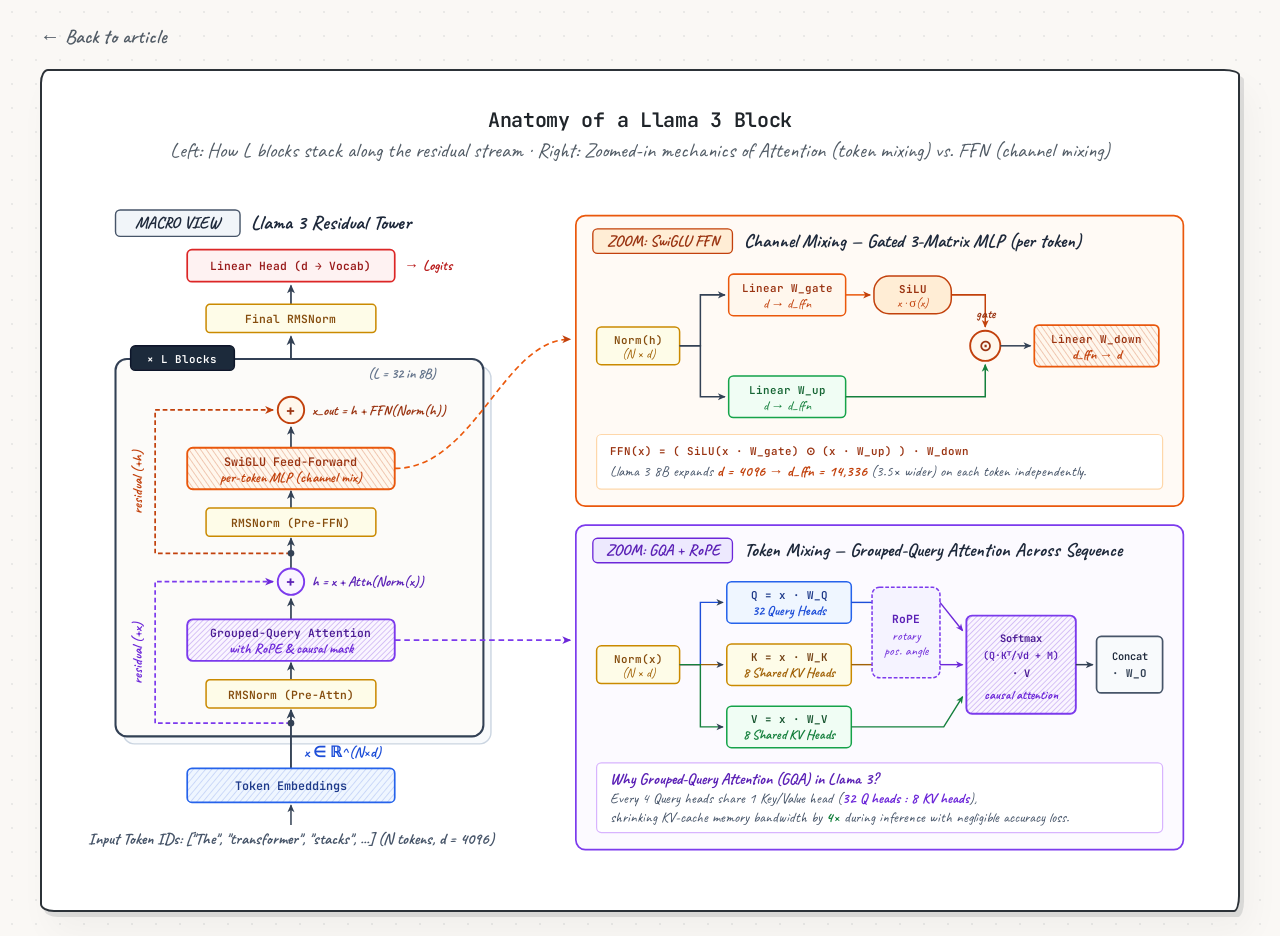
<file: posts/assets/llama3-block.html>
<!DOCTYPE html>
<html lang="en">
<head>
  <meta charset="UTF-8">
  <meta name="viewport" content="width=device-width, initial-scale=1.0">
  <title>Anatomy of a Llama 3 Block — Sketch Diagram</title>
  <link rel="preconnect" href="https://fonts.googleapis.com">
  <link rel="preconnect" href="https://fonts.gstatic.com" crossorigin>
  <link href="https://fonts.googleapis.com/css2?family=Caveat:wght@600;700&family=JetBrains+Mono:wght@500;600&family=Inter:wght@400;500;600&display=swap" rel="stylesheet">
  <link rel="icon" href="data:image/svg+xml,<svg xmlns=%22http://www.w3.org/2000/svg%22 viewBox=%220 0 100 100%22><text y=%22.9em%22 font-size=%2290%22>✎</text></svg>">
  <style>
    :root {
      --bg-paper: #faf8f5;
      --bg-card: #ffffff;
      --ink: #1f2429;
      --ink-pencil: #525c66;
      --ink-faint: #8c97a4;
      --border-sketch: #2c3238;
      --font-sketch: 'Caveat', cursive;
      --font-mono: 'JetBrains Mono', monospace;
      --font-sans: 'Inter', -apple-system, sans-serif;
    }

    * { box-sizing: border-box; margin: 0; padding: 0; }

    body {
      background-color: var(--bg-paper);
      background-image: radial-gradient(rgba(40, 50, 60, 0.08) 1px, transparent 1px);
      background-size: 24px 24px;
      color: var(--ink);
      font-family: var(--font-sans);
      min-height: 100vh;
      display: flex;
      flex-direction: column;
      align-items: center;
      justify-content: center;
      padding: 24px 16px;
      -webkit-font-smoothing: antialiased;
    }

    .nav-bar {
      width: 100%;
      max-width: 1200px;
      display: flex;
      justify-content: space-between;
      align-items: center;
      margin-bottom: 20px;
    }

    .nav-bar a {
      color: var(--ink-pencil);
      text-decoration: none;
      font-family: var(--font-sketch);
      font-size: 1.25rem;
      font-weight: 600;
      transition: color 0.15s;
    }
    .nav-bar a:hover { color: #000; }

    .sketch-card {
      width: 100%;
      max-width: 1200px;
      background: var(--bg-card);
      border: 2px solid var(--border-sketch);
      border-radius: 8px 16px 6px 14px / 14px 6px 16px 8px;
      box-shadow: 
        4px 5px 0px rgba(30, 35, 42, 0.12),
        10px 20px 35px rgba(0, 0, 0, 0.04);
      padding: 36px 32px 32px;
      position: relative;
    }

    .header-area {
      text-align: center;
      margin-bottom: 24px;
    }

    .header-title {
      font-family: var(--font-mono);
      font-size: 1.25rem;
      font-weight: 600;
      letter-spacing: -0.3px;
      color: var(--ink);
    }

    .header-subtitle {
      font-family: var(--font-sketch);
      font-size: 1.3rem;
      color: var(--ink-pencil);
      margin-top: 4px;
    }

    .svg-scroll-container {
      width: 100%;
      overflow-x: auto;
      padding: 6px 0;
    }

    svg.sketch-svg {
      display: block;
      width: 100%;
      height: auto;
      min-width: 1080px;
      user-select: none;
    }

    .matrix-group {
      transition: transform 0.15s ease, filter 0.15s ease;
      cursor: default;
    }
    .matrix-group:hover {
      filter: drop-shadow(0 3px 6px rgba(0,0,0,0.08));
    }

    html.in-iframe body {
      background: transparent;
      min-height: 0;
      padding: 2px 6px 12px 2px;
    }
    html.in-iframe .nav-bar {
      display: none;
    }
  </style>
  <script>
    if (window.self !== window.top) {
      document.documentElement.classList.add('in-iframe');
    }
  </script>
</head>
<body>

  <header class="nav-bar">
    <a href="../the-race-to-optimize-the-transformer.html">
      ← Back to article
    </a>
  </header>

  <main class="sketch-card">
    <header class="header-area">
      <h1 class="header-title">Anatomy of a Llama 3 Block</h1>
      <p class="header-subtitle">Left: How L blocks stack along the residual stream · Right: Zoomed-in mechanics of Attention (token mixing) vs. FFN (channel mixing)</p>
    </header>

    <div class="svg-scroll-container">
      <svg class="sketch-svg" viewBox="0 0 1200 720" xmlns="http://www.w3.org/2000/svg">
        <defs>
          <!-- Organic pencil stroke filter -->
          <filter id="roughPencil" x="-4%" y="-4%" width="108%" height="108%">
            <feTurbulence type="fractalNoise" baseFrequency="0.035" numOctaves="3" result="noise" seed="12" />
            <feDisplacementMap in="SourceGraphic" in2="noise" scale="1.2" xChannelSelector="R" yChannelSelector="G" />
          </filter>

          <!-- Pencil Hatching Patterns -->
          <pattern id="pBlue" width="5" height="5" patternTransform="rotate(40 0 0)" patternUnits="userSpaceOnUse">
            <line x1="0" y1="0" x2="0" y2="5" stroke="#1d4ed8" stroke-width="1.2" stroke-opacity="0.3" />
          </pattern>
          <pattern id="pPurple" width="4" height="4" patternTransform="rotate(45 0 0)" patternUnits="userSpaceOnUse">
            <line x1="0" y1="0" x2="0" y2="4" stroke="#6d28d9" stroke-width="1.4" stroke-opacity="0.38" />
          </pattern>
          <pattern id="pOrange" width="5" height="5" patternTransform="rotate(-35 0 0)" patternUnits="userSpaceOnUse">
            <line x1="0" y1="0" x2="0" y2="5" stroke="#c2410c" stroke-width="1.4" stroke-opacity="0.4" />
          </pattern>

          <!-- Arrowheads for the architecture diagram -->
          <marker id="archArrowDark" viewBox="0 0 12 12" refX="9" refY="6" markerWidth="7" markerHeight="7" orient="auto-start-reverse">
            <path d="M 1 2 L 10 6 L 1 10 L 3.5 6 Z" fill="#334155" />
          </marker>
          <marker id="archArrowPurple" viewBox="0 0 12 12" refX="9" refY="6" markerWidth="7" markerHeight="7" orient="auto-start-reverse">
            <path d="M 1 2 L 10 6 L 1 10 L 3.5 6 Z" fill="#6d28d9" />
          </marker>
          <marker id="archArrowOrange" viewBox="0 0 12 12" refX="9" refY="6" markerWidth="7" markerHeight="7" orient="auto-start-reverse">
            <path d="M 1 2 L 10 6 L 1 10 L 3.5 6 Z" fill="#c2410c" />
          </marker>
          <marker id="archArrowGreen" viewBox="0 0 12 12" refX="9" refY="6" markerWidth="7" markerHeight="7" orient="auto-start-reverse">
            <path d="M 1 2 L 10 6 L 1 10 L 3.5 6 Z" fill="#15803d" />
          </marker>
        </defs>

        <!-- ============================================================ -->
        <!-- LEFT COLUMN: FULL LLAMA 3 STACK (BOTTOM-TO-TOP DATAFLOW)     -->
        <!-- Center axis x = 230; Block spans x = 44 .. 434 (width 390)   -->
        <!-- ============================================================ -->
        <g transform="translate(44, 18)">
          <rect x="0" y="0" width="132" height="28" rx="5" fill="#f1f5f9" stroke="#475569" stroke-width="1.5" filter="url(#roughPencil)" />
          <text x="66" y="19" font-family="'Caveat', cursive" font-size="18" font-weight="700" fill="#1e293b" text-anchor="middle">MACRO VIEW</text>
          <text x="144" y="20" font-family="'Caveat', cursive" font-size="21" font-weight="700" fill="#1e293b">
            Llama 3 Residual Tower
          </text>
        </g>

        <!-- 1. Output Head at Top (y = 60 .. 94) -->
        <g class="matrix-group" transform="translate(120, 60)">
          <rect x="0" y="0" width="220" height="34" rx="5" fill="#fef2f2" stroke="#dc2626" stroke-width="1.8" filter="url(#roughPencil)" />
          <text x="110" y="22" font-family="'JetBrains Mono', monospace" font-size="12" font-weight="600" fill="#991b1b" text-anchor="middle">Linear Head (d → Vocab)</text>
          <text x="230" y="22" font-family="'Caveat', cursive" font-size="15.5" font-weight="700" fill="#b91c1c">→ Logits</text>
        </g>

        <!-- Arrow from Final RMSNorm to Output Linear -->
        <line x1="230" y1="118" x2="230" y2="98" stroke="#334155" stroke-width="1.8" marker-end="url(#archArrowDark)" />

        <!-- Final RMSNorm (y = 118 .. 148) -->
        <g class="matrix-group" transform="translate(140, 118)">
          <rect x="0" y="0" width="180" height="30" rx="4" fill="#fefce8" stroke="#ca8a04" stroke-width="1.6" filter="url(#roughPencil)" />
          <text x="90" y="20" font-family="'JetBrains Mono', monospace" font-size="12" font-weight="600" fill="#854d0e" text-anchor="middle">Final RMSNorm</text>
        </g>

        <!-- Arrow exiting the Llama 3 Block into Final RMSNorm -->
        <line x1="230" y1="216" x2="230" y2="152" stroke="#334155" stroke-width="2" marker-end="url(#archArrowDark)" />

        <!-- ============================================================ -->
        <!-- THE LLAMA 3 BLOCK (x = 44..434, y = 176..576)                -->
        <!-- ============================================================ -->
        <g>
          <!-- Stacked shadow card behind main block -->
          <rect x="52" y="184" width="390" height="400" rx="12" fill="#f8fafc" stroke="#cbd5e1" stroke-width="1.5" filter="url(#roughPencil)" />
          <!-- Main Block Container -->
          <rect x="44" y="176" width="390" height="400" rx="12" fill="#fcfbf9" stroke="#334155" stroke-width="2.2" filter="url(#roughPencil)" />

          <!-- × L Badge cleanly docked at top-left, well above the (+) node -->
          <rect x="60" y="162" width="110" height="26" rx="5" fill="#1e293b" stroke="#0f172a" stroke-width="1.5" filter="url(#roughPencil)" />
          <text x="115" y="180" font-family="'JetBrains Mono', monospace" font-size="11.5" font-weight="600" fill="#ffffff" text-anchor="middle">× L Blocks</text>
          <text x="348" y="196" font-family="'Caveat', cursive" font-size="15" font-weight="700" fill="#64748b" text-anchor=" middle">(L = 32 in 8B)</text>

          <!-- ========================================================== -->
          <!-- SUB-LAYER 2 (UPPER): FFN / CHANNEL MIXING                  -->
          <!-- ========================================================== -->

          <!-- Residual Add (+) Circle for FFN at (230, 230) -->
          <circle cx="230" cy="230" r="14" fill="#fff7ed" stroke="#c2410c" stroke-width="2" filter="url(#roughPencil)" />
          <text x="230" y="236" font-family="'JetBrains Mono', monospace" font-size="16" font-weight="700" fill="#9a3412" text-anchor="middle">+</text>
          <!-- Equation label fits well inside x = 434 (252 + ~145 = 397 < 434) -->
          <text x="252" y="235" font-family="'Caveat', cursive" font-size="15" font-weight="700" fill="#9a3412">x_out = h + FFN(Norm(h))</text>

          <!-- Arrow from SwiGLU FFN to (+) -->
          <line x1="230" y1="270" x2="230" y2="248" stroke="#334155" stroke-width="1.8" marker-end="url(#archArrowDark)" />

          <!-- SwiGLU Feed-Forward Box (y = 270 .. 314) -->
          <g class="matrix-group" transform="translate(120, 270)">
            <rect x="0" y="0" width="220" height="44" rx="6" fill="#fff7ed" stroke="#ea580c" stroke-width="2" filter="url(#roughPencil)" />
            <rect x="0" y="0" width="220" height="44" rx="6" fill="url(#pOrange)" />
            <text x="110" y="19" font-family="'JetBrains Mono', monospace" font-size="12.5" font-weight="600" fill="#9a3412" text-anchor="middle">SwiGLU Feed-Forward</text>
            <text x="110" y="36" font-family="'Caveat', cursive" font-size="15" font-weight="700" fill="#c2410c" text-anchor="middle">per-token MLP (channel mix)</text>
          </g>

          <!-- Arrow from Pre-FFN RMSNorm to SwiGLU FFN -->
          <line x1="230" y1="334" x2="230" y2="316" stroke="#334155" stroke-width="1.8" marker-end="url(#archArrowDark)" />

          <!-- Pre-FFN RMSNorm (y = 334 .. 364) -->
          <g class="matrix-group" transform="translate(140, 334)">
            <rect x="0" y="0" width="180" height="30" rx="4" fill="#fefce8" stroke="#ca8a04" stroke-width="1.6" filter="url(#roughPencil)" />
            <text x="90" y="20" font-family="'JetBrains Mono', monospace" font-size="12" font-weight="600" fill="#854d0e" text-anchor="middle">RMSNorm (Pre-FFN)</text>
          </g>

          <!-- Residual Bypass Highway around Sub-layer 2 (left path at x = 86) -->
          <path d="M 230 382 L 86 382 L 86 230 L 211 230" stroke="#c2410c" stroke-width="1.8" stroke-dasharray="5 3" fill="none" marker-end="url(#archArrowOrange)" />
          <text x="72" y="306" font-family="'Caveat', cursive" font-size="15" font-weight="700" fill="#c2410c" text-anchor="middle" transform="rotate(-90 72 306)">residual (+h)</text>

          <!-- Arrow from Sub-layer 1 (+) up to Pre-FFN RMSNorm -->
          <line x1="230" y1="398" x2="230" y2="366" stroke="#334155" stroke-width="1.8" marker-end="url(#archArrowDark)" />
          <circle cx="230" cy="382" r="3.5" fill="#334155" />

          <!-- ========================================================== -->
          <!-- SUB-LAYER 1 (LOWER): ATTENTION / TOKEN MIXING              -->
          <!-- ========================================================== -->

          <!-- Residual Add (+) Circle for Attention at (230, 412) -->
          <circle cx="230" cy="412" r="14" fill="#faf5ff" stroke="#7c3aed" stroke-width="2" filter="url(#roughPencil)" />
          <text x="230" y="418" font-family="'JetBrains Mono', monospace" font-size="16" font-weight="700" fill="#5b21b6" text-anchor="middle">+</text>
          <!-- Equation label fits well inside x = 434 (252 + ~140 = 392 < 434) -->
          <text x="252" y="417" font-family="'Caveat', cursive" font-size="15" font-weight="700" fill="#5b21b6">h = x + Attn(Norm(x))</text>

          <!-- Arrow from GQA Box to (+) -->
          <line x1="230" y1="452" x2="230" y2="430" stroke="#334155" stroke-width="1.8" marker-end="url(#archArrowDark)" />

          <!-- Grouped-Query Attention Box (y = 452 .. 496) -->
          <g class="matrix-group" transform="translate(120, 452)">
            <rect x="0" y="0" width="220" height="44" rx="6" fill="#faf5ff" stroke="#7c3aed" stroke-width="2" filter="url(#roughPencil)" />
            <rect x="0" y="0" width="220" height="44" rx="6" fill="url(#pPurple)" />
            <text x="110" y="19" font-family="'JetBrains Mono', monospace" font-size="12" font-weight="600" fill="#4c1d95" text-anchor="middle">Grouped-Query Attention</text>
            <text x="110" y="36" font-family="'Caveat', cursive" font-size="15" font-weight="700" fill="#6d28d9" text-anchor="middle">with RoPE &amp; causal mask</text>
          </g>

          <!-- Arrow from Pre-Attn RMSNorm to GQA Box -->
          <line x1="230" y1="516" x2="230" y2="498" stroke="#334155" stroke-width="1.8" marker-end="url(#archArrowDark)" />

          <!-- Pre-Attn RMSNorm (y = 516 .. 546) -->
          <g class="matrix-group" transform="translate(140, 516)">
            <rect x="0" y="0" width="180" height="30" rx="4" fill="#fefce8" stroke="#ca8a04" stroke-width="1.6" filter="url(#roughPencil)" />
            <text x="90" y="20" font-family="'JetBrains Mono', monospace" font-size="12" font-weight="600" fill="#854d0e" text-anchor="middle">RMSNorm (Pre-Attn)</text>
          </g>

          <!-- Residual Bypass Highway around Sub-layer 1 (left path at x = 86) -->
          <path d="M 230 562 L 86 562 L 86 412 L 211 412" stroke="#7c3aed" stroke-width="1.8" stroke-dasharray="5 3" fill="none" marker-end="url(#archArrowPurple)" />
          <text x="72" y="488" font-family="'Caveat', cursive" font-size="15" font-weight="700" fill="#6d28d9" text-anchor="middle" transform="rotate(-90 72 488)">residual (+x)</text>

          <!-- Input x split point inside bottom of block -->
          <circle cx="230" cy="562" r="3.5" fill="#334155" />
        </g>

        <!-- Arrow from Token Embeddings up into Pre-Attn RMSNorm -->
        <line x1="230" y1="610" x2="230" y2="548" stroke="#334155" stroke-width="2" marker-end="url(#archArrowDark)" />
        <text x="244" y="598" font-family="'Caveat', cursive" font-size="16" font-weight="700" fill="#1d4ed8">x ∈ ℝ^(N×d)</text>

        <!-- Token Embeddings Box at Bottom (y = 610 .. 646) -->
        <g class="matrix-group" transform="translate(120, 610)">
          <rect x="0" y="0" width="220" height="36" rx="5" fill="#eff6ff" stroke="#2563eb" stroke-width="1.8" filter="url(#roughPencil)" />
          <rect x="0" y="0" width="220" height="36" rx="5" fill="url(#pBlue)" />
          <text x="110" y="23" font-family="'JetBrains Mono', monospace" font-size="12.5" font-weight="600" fill="#1e3a8a" text-anchor="middle">Token Embeddings</text>
        </g>

        <!-- Input Token IDs label at very bottom -->
        <line x1="230" y1="670" x2="230" y2="649" stroke="#334155" stroke-width="1.6" marker-end="url(#archArrowDark)" />
        <text x="230" y="690" font-family="'Caveat', cursive" font-size="17" font-weight="700" fill="#475569" text-anchor="middle">
          Input Token IDs: ["The", "transformer", "stacks", ...]  (N tokens, d = 4096)
        </text>

        <!-- ============================================================ -->
        <!-- DASHED ZOOM-IN CALLOUT LINES (LEFT STACK → RIGHT PANELS)     -->
        <!-- ============================================================ -->
        <path d="M 340 292 C 425 292, 455 155, 526 155" stroke="#ea580c" stroke-width="1.8" stroke-dasharray="6 4" fill="none" marker-end="url(#archArrowOrange)" />
        <path d="M 340 474 C 425 474, 455 474, 526 474" stroke="#7c3aed" stroke-width="1.8" stroke-dasharray="6 4" fill="none" marker-end="url(#archArrowPurple)" />

        <!-- ============================================================ -->
        <!-- RIGHT TOP PANEL: INSIDE SWIGLU FEED-FORWARD NETWORK          -->
        <!-- x = 532 .. 1176 (width = 644), y = 24 .. 332 (height = 308)  -->
        <!-- ============================================================ -->
        <g transform="translate(532, 24)">
          <rect x="0" y="0" width="644" height="308" rx="10" fill="#fffaf5" stroke="#ea580c" stroke-width="1.8" filter="url(#roughPencil)" />

          <!-- Header Badge & Concise Title (well within 644px) -->
          <rect x="18" y="14" width="148" height="26" rx="5" fill="#ffedd5" stroke="#c2410c" stroke-width="1.4" filter="url(#roughPencil)" />
          <text x="92" y="32" font-family="'Caveat', cursive" font-size="17" font-weight="700" fill="#9a3412" text-anchor="middle">ZOOM: SwiGLU FFN</text>
          <text x="178" y="33" font-family="'Caveat', cursive" font-size="20" font-weight="700" fill="#1e293b">
            Channel Mixing — Gated 3-Matrix MLP (per token)
          </text>

          <!-- Input Node: Norm(h) -->
          <g transform="translate(22, 118)">
            <rect x="0" y="0" width="88" height="40" rx="5" fill="#fefce8" stroke="#ca8a04" stroke-width="1.6" filter="url(#roughPencil)" />
            <text x="44" y="18" font-family="'JetBrains Mono', monospace" font-size="11.5" font-weight="600" fill="#854d0e" text-anchor="middle">Norm(h)</text>
            <text x="44" y="33" font-family="'Caveat', cursive" font-size="14" fill="#a16207" text-anchor="middle">(N × d)</text>
          </g>

          <!-- Split arrows to Gate and Up branches -->
          <path d="M 110 138 L 132 138 L 132 84 L 158 84" stroke="#334155" stroke-width="1.6" fill="none" marker-end="url(#archArrowDark)" />
          <path d="M 110 138 L 132 138 L 132 192 L 158 192" stroke="#334155" stroke-width="1.6" fill="none" marker-end="url(#archArrowDark)" />

          <!-- Upper Branch: W_gate (d -> d_ffn) -->
          <g transform="translate(162, 62)">
            <rect x="0" y="0" width="124" height="44" rx="5" fill="#fff7ed" stroke="#ea580c" stroke-width="1.6" filter="url(#roughPencil)" />
            <text x="62" y="19" font-family="'JetBrains Mono', monospace" font-size="11.5" font-weight="600" fill="#9a3412" text-anchor="middle">Linear W_gate</text>
            <text x="62" y="36" font-family="'Caveat', cursive" font-size="14.5" fill="#c2410c" text-anchor="middle">d → d_ffn</text>
          </g>

          <!-- Arrow from W_gate to SiLU -->
          <line x1="286" y1="84" x2="312" y2="84" stroke="#ea580c" stroke-width="1.6" marker-end="url(#archArrowOrange)" />

          <!-- SiLU Activation Box -->
          <g transform="translate(316, 64)">
            <rect x="0" y="0" width="82" height="40" rx="16" fill="#ffedd5" stroke="#c2410c" stroke-width="1.6" filter="url(#roughPencil)" />
            <text x="41" y="18" font-family="'JetBrains Mono', monospace" font-size="11.5" font-weight="700" fill="#9a3412" text-anchor="middle">SiLU</text>
            <text x="41" y="33" font-family="'Caveat', cursive" font-size="13.5" fill="#c2410c" text-anchor="middle">x · σ(x)</text>
          </g>

          <!-- Lower Branch: W_up (d -> d_ffn) -->
          <g transform="translate(162, 170)">
            <rect x="0" y="0" width="124" height="44" rx="5" fill="#f0fdf4" stroke="#16a34a" stroke-width="1.6" filter="url(#roughPencil)" />
            <text x="62" y="19" font-family="'JetBrains Mono', monospace" font-size="11.5" font-weight="600" fill="#166534" text-anchor="middle">Linear W_up</text>
            <text x="62" y="36" font-family="'Caveat', cursive" font-size="14.5" fill="#15803d" text-anchor="middle">d → d_ffn</text>
          </g>

          <!-- Converging arrows into Element-wise Multiply (⊙) -->
          <path d="M 398 84 L 434 84 L 434 118" stroke="#c2410c" stroke-width="1.6" fill="none" marker-end="url(#archArrowOrange)" />
          <path d="M 286 192 L 434 192 L 434 158" stroke="#15803d" stroke-width="1.6" fill="none" marker-end="url(#archArrowGreen)" />

          <!-- Element-wise Hadamard Product Circle (⊙) -->
          <circle cx="434" cy="138" r="16" fill="#fff7ed" stroke="#c2410c" stroke-width="2" filter="url(#roughPencil)" />
          <text x="434" y="144" font-family="'JetBrains Mono', monospace" font-size="16" font-weight="700" fill="#9a3412" text-anchor="middle">⊙</text>
          <text x="434" y="108" font-family="'Caveat', cursive" font-size="14" font-weight="700" fill="#9a3412" text-anchor="middle">gate</text>

          <!-- Arrow to W_down -->
          <line x1="450" y1="138" x2="482" y2="138" stroke="#334155" stroke-width="1.6" marker-end="url(#archArrowDark)" />

          <!-- Down Projection W_down (d_ffn -> d) -->
          <g transform="translate(486, 116)">
            <rect x="0" y="0" width="132" height="44" rx="5" fill="#fff7ed" stroke="#ea580c" stroke-width="1.8" filter="url(#roughPencil)" />
            <rect x="0" y="0" width="132" height="44" rx="5" fill="url(#pOrange)" />
            <text x="66" y="19" font-family="'JetBrains Mono', monospace" font-size="11.5" font-weight="600" fill="#9a3412" text-anchor="middle">Linear W_down</text>
            <text x="66" y="36" font-family="'Caveat', cursive" font-size="14.5" font-weight="700" fill="#c2410c" text-anchor="middle">d_ffn → d</text>
          </g>

          <!-- Formula & Llama 3 Spec Note at Bottom of FFN Panel (spacious 58px height) -->
          <rect x="22" y="232" width="600" height="58" rx="5" fill="#ffffff" stroke="#fed7aa" stroke-width="1.3" />
          <text x="36" y="254" font-family="'JetBrains Mono', monospace" font-size="11.5" font-weight="600" fill="#9a3412">
            FFN(x) = ( SiLU(x · W_gate) ⊙ (x · W_up) ) · W_down
          </text>
          <text x="36" y="276" font-family="'Caveat', cursive" font-size="15.5" fill="#475569">
            Llama 3 8B expands <tspan font-weight="700" fill="#c2410c">d = 4096 → d_ffn = 14,336</tspan> (3.5× wider) on each token independently.
          </text>
        </g>

        <!-- ============================================================ -->
        <!-- RIGHT BOTTOM PANEL: INSIDE GROUPED-QUERY ATTENTION (GQA)     -->
        <!-- x = 532 .. 1176 (width = 644), y = 352 .. 696 (height = 344) -->
        <!-- ============================================================ -->
        <g transform="translate(532, 352)">
          <rect x="0" y="0" width="644" height="344" rx="10" fill="#fcfaff" stroke="#7c3aed" stroke-width="1.8" filter="url(#roughPencil)" />

          <!-- Header Badge & Concise Title (well within 644px) -->
          <rect x="18" y="14" width="148" height="26" rx="5" fill="#ede9fe" stroke="#6d28d9" stroke-width="1.4" filter="url(#roughPencil)" />
          <text x="92" y="32" font-family="'Caveat', cursive" font-size="17" font-weight="700" fill="#5b21b6" text-anchor="middle">ZOOM: GQA + RoPE</text>
          <text x="178" y="33" font-family="'Caveat', cursive" font-size="20" font-weight="700" fill="#1e293b">
            Token Mixing — Grouped-Query Attention Across Sequence
          </text>

          <!-- Input Node: Norm(x) -->
          <g transform="translate(22, 128)">
            <rect x="0" y="0" width="88" height="40" rx="5" fill="#fefce8" stroke="#ca8a04" stroke-width="1.6" filter="url(#roughPencil)" />
            <text x="44" y="18" font-family="'JetBrains Mono', monospace" font-size="11.5" font-weight="600" fill="#854d0e" text-anchor="middle">Norm(x)</text>
            <text x="44" y="33" font-family="'Caveat', cursive" font-size="14" fill="#a16207" text-anchor="middle">(N × d)</text>
          </g>

          <!-- 3-Way Branch to W_Q, W_K, W_V -->
          <path d="M 110 148 L 132 148 L 132 82 L 156 82" stroke="#1d4ed8" stroke-width="1.5" fill="none" marker-end="url(#archArrowDark)" />
          <path d="M 110 148 L 156 148" stroke="#a16207" stroke-width="1.5" fill="none" marker-end="url(#archArrowDark)" />
          <path d="M 110 148 L 132 148 L 132 214 L 156 214" stroke="#15803d" stroke-width="1.5" fill="none" marker-end="url(#archArrowDark)" />

          <!-- W_Q Box (32 Query Heads) -->
          <g transform="translate(160, 60)">
            <rect x="0" y="0" width="132" height="44" rx="5" fill="#eff6ff" stroke="#2563eb" stroke-width="1.6" filter="url(#roughPencil)" />
            <text x="66" y="18" font-family="'JetBrains Mono', monospace" font-size="11.5" font-weight="600" fill="#1e3a8a" text-anchor="middle">Q = x · W_Q</text>
            <text x="66" y="35" font-family="'Caveat', cursive" font-size="14.5" font-weight="700" fill="#1d4ed8" text-anchor="middle">32 Query Heads</text>
          </g>

          <!-- W_K Box (8 Shared KV Heads) -->
          <g transform="translate(160, 126)">
            <rect x="0" y="0" width="132" height="44" rx="5" fill="#fefce8" stroke="#ca8a04" stroke-width="1.6" filter="url(#roughPencil)" />
            <text x="66" y="18" font-family="'JetBrains Mono', monospace" font-size="11.5" font-weight="600" fill="#713f12" text-anchor="middle">K = x · W_K</text>
            <text x="66" y="35" font-family="'Caveat', cursive" font-size="14.5" font-weight="700" fill="#a16207" text-anchor="middle">8 Shared KV Heads</text>
          </g>

          <!-- W_V Box (8 Shared KV Heads) -->
          <g transform="translate(160, 192)">
            <rect x="0" y="0" width="132" height="44" rx="5" fill="#f0fdf4" stroke="#16a34a" stroke-width="1.6" filter="url(#roughPencil)" />
            <text x="66" y="18" font-family="'JetBrains Mono', monospace" font-size="11.5" font-weight="600" fill="#14532d" text-anchor="middle">V = x · W_V</text>
            <text x="66" y="35" font-family="'Caveat', cursive" font-size="14.5" font-weight="700" fill="#15803d" text-anchor="middle">8 Shared KV Heads</text>
          </g>

          <!-- RoPE Badge applied to Q and K -->
          <line x1="292" y1="82" x2="314" y2="82" stroke="#1d4ed8" stroke-width="1.5" />
          <line x1="292" y1="148" x2="314" y2="148" stroke="#a16207" stroke-width="1.5" />
          <g transform="translate(314, 66)">
            <rect x="0" y="0" width="72" height="96" rx="8" fill="#f5f3ff" stroke="#7c3aed" stroke-width="1.6" stroke-dasharray="4 2" filter="url(#roughPencil)" />
            <text x="36" y="38" font-family="'JetBrains Mono', monospace" font-size="12" font-weight="700" fill="#5b21b6" text-anchor="middle">RoPE</text>
            <text x="36" y="56" font-family="'Caveat', cursive" font-size="14" fill="#6d28d9" text-anchor="middle">rotary</text>
            <text x="36" y="72" font-family="'Caveat', cursive" font-size="14" fill="#6d28d9" text-anchor="middle">pos. angle</text>
          </g>

          <!-- Arrows into Scaled Dot-Product Attention Box -->
          <line x1="386" y1="82" x2="410" y2="112" stroke="#6d28d9" stroke-width="1.5" marker-end="url(#archArrowPurple)" />
          <line x1="386" y1="148" x2="410" y2="148" stroke="#6d28d9" stroke-width="1.5" marker-end="url(#archArrowPurple)" />
          <path d="M 292 214 L 390 214 L 410 182" stroke="#15803d" stroke-width="1.5" fill="none" marker-end="url(#archArrowGreen)" />

          <!-- Scaled Dot-Product Attention Core (wider 116px box) -->
          <g transform="translate(414, 96)">
            <rect x="0" y="0" width="116" height="104" rx="6" fill="#faf5ff" stroke="#7c3aed" stroke-width="2" filter="url(#roughPencil)" />
            <rect x="0" y="0" width="116" height="104" rx="6" fill="url(#pPurple)" />
            <text x="58" y="28" font-family="'JetBrains Mono', monospace" font-size="11" font-weight="700" fill="#4c1d95" text-anchor="middle">Softmax</text>
            <text x="58" y="46" font-family="'JetBrains Mono', monospace" font-size="10.5" font-weight="600" fill="#5b21b6" text-anchor="middle">(Q·Kᵀ/√d + M)</text>
            <text x="58" y="65" font-family="'JetBrains Mono', monospace" font-size="11" font-weight="700" fill="#4c1d95" text-anchor="middle">· V</text>
            <text x="58" y="88" font-family="'Caveat', cursive" font-size="14" font-weight="700" fill="#6d28d9" text-anchor="middle">causal attention</text>
          </g>

          <!-- Arrow to Output Projection W_O -->
          <line x1="530" y1="148" x2="548" y2="148" stroke="#334155" stroke-width="1.6" marker-end="url(#archArrowDark)" />

          <!-- Output Projection W_O -->
          <g transform="translate(552, 118)">
            <rect x="0" y="0" width="70" height="60" rx="5" fill="#f8fafc" stroke="#475569" stroke-width="1.8" filter="url(#roughPencil)" />
            <text x="35" y="25" font-family="'JetBrains Mono', monospace" font-size="11" font-weight="600" fill="#1e293b" text-anchor="middle">Concat</text>
            <text x="35" y="43" font-family="'JetBrains Mono', monospace" font-size="11.5" font-weight="700" fill="#334155" text-anchor="middle">· W_O</text>
          </g>

          <!-- Bottom Callout inside GQA Panel (wrapped across 2 lines inside 600×72 box) -->
          <rect x="22" y="252" width="600" height="74" rx="5" fill="#ffffff" stroke="#d8b4fe" stroke-width="1.3" />
          <text x="36" y="274" font-family="'Caveat', cursive" font-size="17" font-weight="700" fill="#5b21b6">
            Why Grouped-Query Attention (GQA) in Llama 3?
          </text>
          <text x="36" y="295" font-family="'Caveat', cursive" font-size="15.5" fill="#475569">
            Every 4 Query heads share 1 Key/Value head (<tspan font-weight="700" fill="#6d28d9">32 Q heads : 8 KV heads</tspan>),
          </text>
          <text x="36" y="315" font-family="'Caveat', cursive" font-size="15.5" fill="#475569">
            shrinking KV-cache memory bandwidth by <tspan font-weight="700" fill="#15803d">4×</tspan> during inference with negligible accuracy loss.
          </text>
        </g>

      </svg>
    </div>
  </main>

</body>
</html>
</file>
<file: css/style.css>
@import url('https://fonts.googleapis.com/css2?family=Lora:ital,wght@0,400;0,600;0,700;1,400;1,600&family=Inter:wght@400;500;600;700&family=Fira+Code:wght@400;500&display=swap');

:root {
  --bg-backdrop: #ececec;
  --bg-card: #ffffff;
  --bg-sheet: #fbfbfb;
  --text-main: #1a1a1a;
  --text-muted: #555555;
  --text-light: #777777;
  --border-color: #e0e0e0;
  --border-dark: #222222;
  --accent-color: #2563eb;
  --font-serif: 'Lora', Georgia, 'Times New Roman', serif;
  --font-sans: 'Inter', -apple-system, BlinkMacSystemFont, 'Segoe UI', Roboto, sans-serif;
  --font-mono: 'Fira Code', Menlo, Monaco, Consolas, monospace;
}

* { box-sizing: border-box; margin: 0; padding: 0; }

html, body {
  min-height: 100%;
  background: url('../images/grass.jpg') no-repeat center center fixed;
  background-size: cover;
  color: var(--text-main);
  font-family: var(--font-serif);
  font-size: 18px;
  line-height: 1.65;
  -webkit-font-smoothing: antialiased;
}

/* Navbar */
.site-header {
  background-color: #1a1a1a;
  position: sticky;
  top: 0;
  z-index: 100;
  box-shadow: 0 2px 8px rgba(0,0,0,0.15);
}

.nav-container {
  max-width: 920px;
  margin: 0 auto;
  padding: 0 20px;
  display: flex;
  justify-content: space-between;
  align-items: center;
  height: 56px;
}

.site-title {
  font-family: var(--font-sans);
  font-weight: 700;
  font-size: 1.1rem;
  color: #ffffff;
  text-decoration: none;
}

.site-title:hover { color: #93c5fd; }

.site-nav {
  display: flex;
  gap: 4px;
  list-style: none;
  font-family: var(--font-sans);
  font-size: 0.92rem;
  font-weight: 500;
}

.site-nav a {
  color: #d1d5db;
  text-decoration: none;
  padding: 6px 10px;
  border-radius: 4px;
  transition: color 0.15s;
}

.site-nav a:hover, .site-nav a.active { color: #ffffff; background: rgba(255,255,255,0.08); }

/* Page wrapper */
.page-wrapper {
  max-width: 920px;
  margin: 28px auto 48px;
  padding: 40px 48px;
  background-color: rgba(251, 251, 251, 0.96);
  backdrop-filter: blur(6px);
  -webkit-backdrop-filter: blur(6px);
  border: 1px solid var(--border-color);
  border-radius: 4px;
  box-shadow: 0 4px 16px rgba(0,0,0,0.05);
}

/* Typography */
h1 { font-family: var(--font-serif); font-size: 2.2rem; font-weight: 700; margin-bottom: 16px; color: #111; }
h2 { font-family: var(--font-serif); font-size: 1.45rem; font-weight: 700; margin-top: 36px; margin-bottom: 16px; border-bottom: 1px solid var(--border-color); padding-bottom: 8px; color: #111; }
h3 { font-family: var(--font-sans); font-size: 1.05rem; font-weight: 600; margin-top: 24px; margin-bottom: 10px; }
p { margin-bottom: 16px; }
a { color: #111827; text-decoration: underline; text-decoration-color: #9ca3af; text-underline-offset: 3px; transition: color 0.15s; }
a:hover { color: var(--accent-color); text-decoration-color: var(--accent-color); }

.intro-bio { margin-bottom: 28px; padding-bottom: 24px; border-bottom: 1px solid var(--border-color); }
.intro-bio p:last-child { margin-bottom: 0; }

/* Projects grid */
.projects-grid {
  display: grid;
  grid-template-columns: repeat(auto-fill, minmax(260px, 1fr));
  gap: 20px;
  margin: 24px 0 36px;
}

.project-card {
  background: var(--bg-card);
  border: 1.5px solid var(--border-dark);
  border-radius: 6px;
  overflow: hidden;
  display: flex;
  flex-direction: column;
  text-decoration: none;
  color: inherit;
  transition: transform 0.15s, box-shadow 0.15s, border-color 0.15s;
}

.project-card:hover {
  transform: translateY(-3px);
  box-shadow: 0 8px 18px rgba(0,0,0,0.1);
  border-color: var(--accent-color);
  text-decoration: none;
}

.project-card-image {
  width: 100%;
  height: 160px;
  overflow: hidden;
  border-bottom: 1.5px solid var(--border-dark);
}

.project-card-content { padding: 14px 16px; flex-grow: 1; display: flex; flex-direction: column; }
.project-card-title { font-family: var(--font-serif); font-size: 1.08rem; font-weight: 700; margin: 0 0 6px; color: #111; }
.project-card-desc { font-family: var(--font-sans); font-size: 0.86rem; line-height: 1.45; color: var(--text-muted); margin-bottom: 0; }

/* Blog list */
.post-list { list-style: none; margin: 16px 0 28px; }
.post-item { padding: 14px 0; border-bottom: 1px dashed var(--border-color); }
.post-item:last-child { border-bottom: none; }
.post-link { font-family: var(--font-serif); font-size: 1.1rem; font-weight: 600; color: #111827; }
.post-link:hover { color: var(--accent-color); }
.post-date { font-family: var(--font-sans); font-size: 0.85rem; color: var(--text-light); }

/* Timeline */
.timeline {
  position: relative;
  margin: 16px 0 28px 12px;
  padding-left: 24px;
  border-left: 2px solid var(--border-color);
}

.tl-item { position: relative; margin-bottom: 24px; }
.tl-last { margin-bottom: 0; }

.tl-dot {
  position: absolute;
  left: -33px; top: 5px;
  width: 10px; height: 10px;
  border-radius: 50%;
  background: var(--text-main);
  border: 2px solid var(--bg-sheet);
  box-shadow: 0 0 0 2px var(--text-main);
}

.tl-dot-edu { background: #6b7280; box-shadow: 0 0 0 2px #6b7280; }
.tl-body { padding-left: 4px; }
.tl-header { display: flex; flex-wrap: wrap; align-items: baseline; gap: 6px; margin-bottom: 2px; }
.tl-role { font-family: var(--font-sans); font-weight: 600; font-size: 0.95rem; color: #111; }
.tl-company { font-family: var(--font-sans); font-size: 0.88rem; color: var(--text-muted); }
.tl-company::before { content: "· "; }
.tl-date { display: block; font-family: var(--font-sans); font-size: 0.8rem; color: var(--text-light); font-style: italic; margin: 2px 0 4px; }
.tl-desc { font-family: var(--font-sans); font-size: 0.88rem; color: var(--text-muted); line-height: 1.5; margin: 0; }

/* Footer */
.site-footer {
  text-align: center;
  font-family: var(--font-sans);
  font-size: 0.88rem;
  padding: 16px 20px 48px;
}

.site-footer p {
  display: inline-block;
  background: rgba(17, 24, 39, 0.85);
  color: #f1f5f9;
  padding: 8px 20px;
  border-radius: 9999px;
  backdrop-filter: blur(8px);
  -webkit-backdrop-filter: blur(8px);
  box-shadow: 0 4px 12px rgba(0, 0, 0, 0.25);
  border: 1px solid rgba(255, 255, 255, 0.15);
  margin-bottom: 0;
}

.site-footer a {
  color: #93c5fd;
  text-decoration: underline;
  text-underline-offset: 2px;
  font-weight: 500;
}

.site-footer a:hover {
  color: #ffffff;
}

@media (max-width: 768px) {
  .page-wrapper { margin: 12px; padding: 24px 20px; }
  h1 { font-size: 1.8rem; }
  .projects-grid { grid-template-columns: 1fr; }
}
</file>
